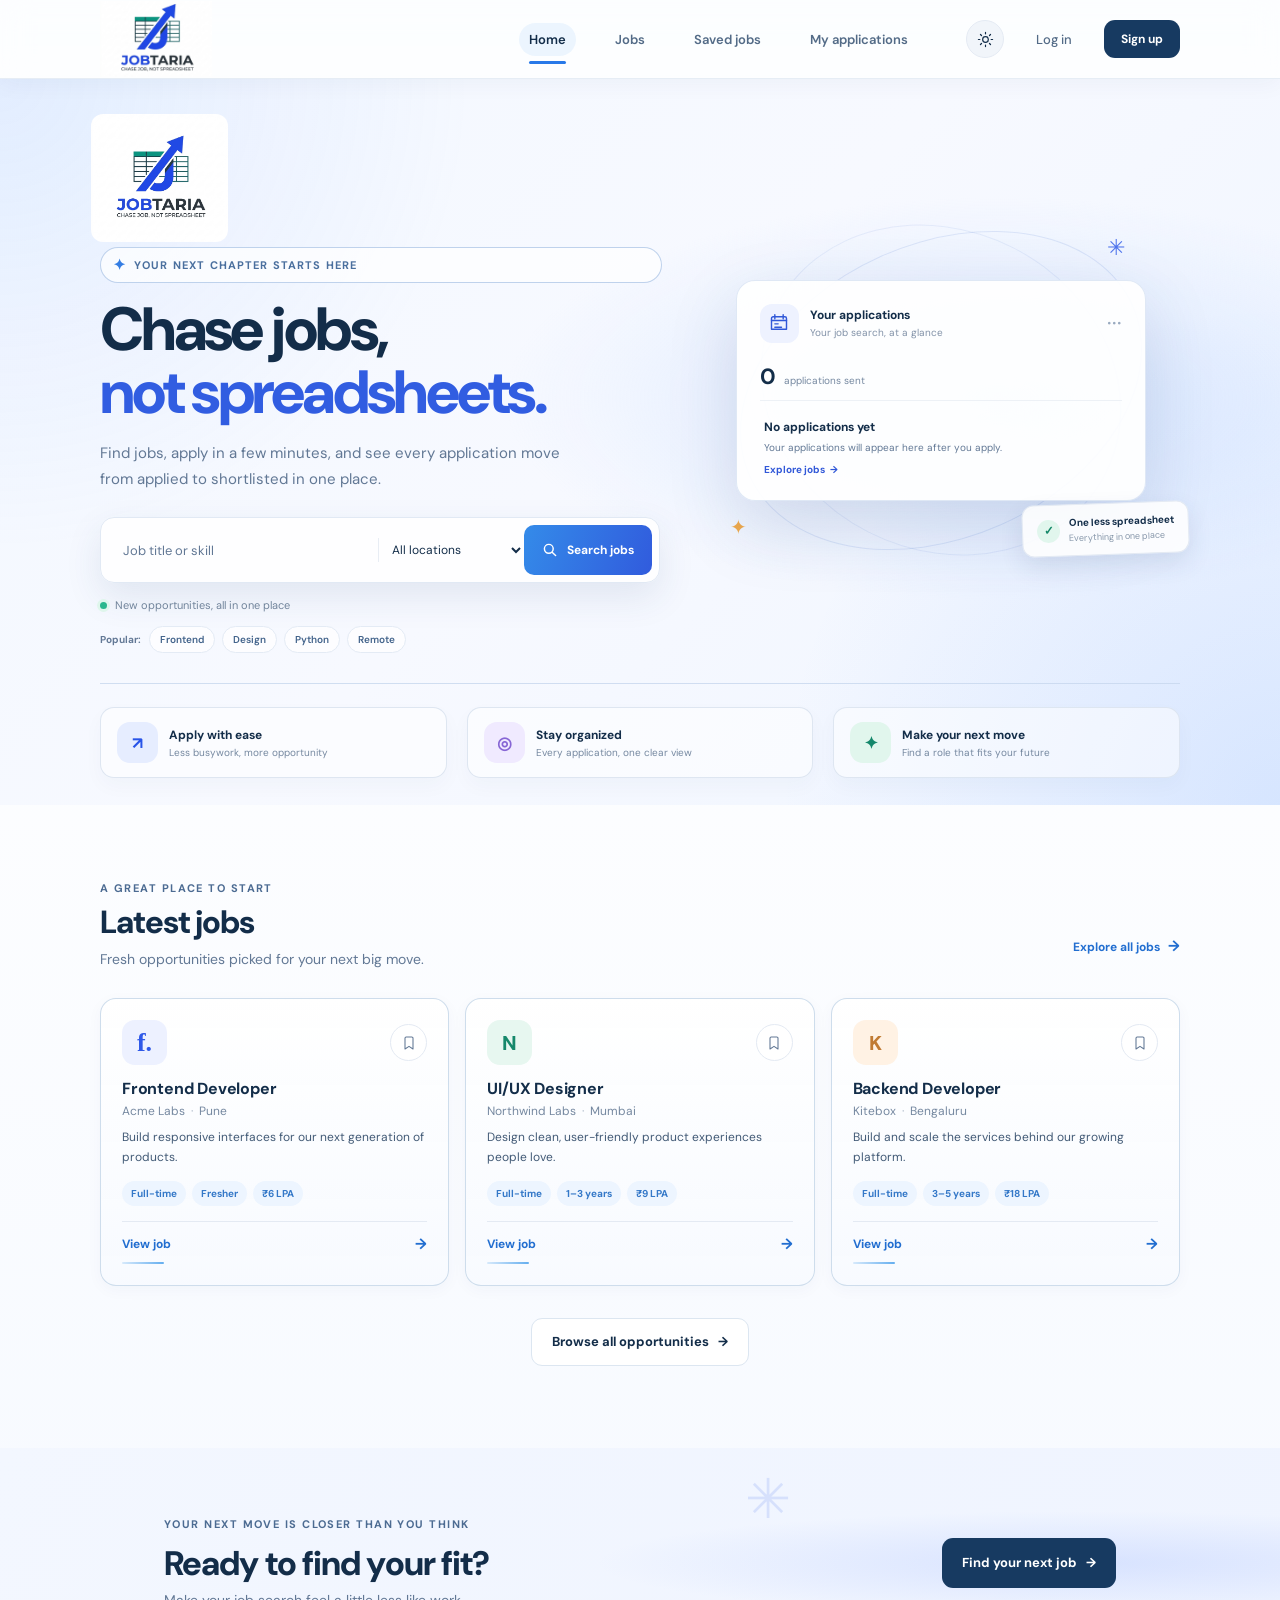
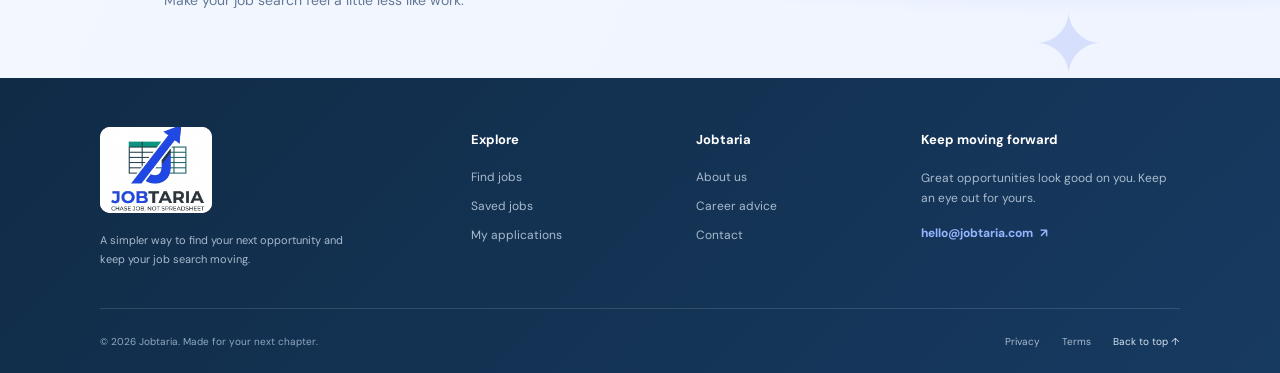
<file: index.html>
<!doctype html>
<html lang="en">
  <head>
    <meta charset="UTF-8">
    <meta name="viewport" content="width=device-width, initial-scale=1">
    <meta name="theme-color" content="#f4f8ff">
    <meta name="description" content="Find your next opportunity with Jobtaria. Search jobs, apply in minutes, and follow every application in one place.">
    <title>Jobtaria — Chase Jobs, Not Spreadsheets</title>
    <link rel="icon" type="image/png" href="/asset/icons/favicon.ico">
    <link rel="preconnect" href="https://fonts.googleapis.com">
    <link rel="preconnect" href="https://fonts.gstatic.com" crossorigin>
    <link href="https://fonts.googleapis.com/css2?family=DM+Sans:wght@400;500;600;700;800&display=swap" rel="stylesheet">
    <link rel="stylesheet" href="css/style.css">
    <script src="js/script.js" defer></script>
  </head>
  <body>
    <header class="site-header">
      <div class="container header-inner">
        <a class="brand" href="#home" aria-label="Jobtaria home">
          <img class="brand-logo" src="asset/icons/jobtaria-logo.png" alt="">
        </a>
        <nav class="main-nav" aria-label="Main navigation">
          <a class="nav-link active" href="#home">Home</a>
          <a class="nav-link" href="job.html">Jobs</a>
          <a class="nav-link" href="Saved-jobs.html">Saved jobs</a>
          <a class="nav-link" href="My%20Applcation.html">My applications</a>
        </nav>
        <div class="header-actions">
          <button class="theme-toggle" type="button" aria-label="Toggle dark mode" aria-pressed="false" title="Switch to dark mode">
            <svg class="theme-icon theme-icon-sun" viewBox="0 0 24 24" aria-hidden="true"><circle cx="12" cy="12" r="4"></circle><path d="M12 2v2m0 16v2M4.93 4.93l1.42 1.42m11.3 11.3 1.42 1.42M2 12h2m16 0h2M4.93 19.07l1.42-1.42m11.3-11.3 1.42-1.42"></path></svg>
            <svg class="theme-icon theme-icon-moon" viewBox="0 0 24 24" aria-hidden="true"><path d="M20.2 15.1A8.5 8.5 0 0 1 8.9 3.8 8.5 8.5 0 1 0 20.2 15.1Z"></path></svg>
          </button>
          <a class="login-link" href="Login.html">Log in</a>
          <a class="button button-dark button-small" href="sign%20up.html">Sign up</a>
        </div>
        <button class="menu-toggle" type="button" aria-label="Open navigation" aria-expanded="false">
          <span></span><span></span><span></span>
        </button>
      </div>
    </header>

    <main>
      <section class="hero-section" id="home">
        <div class="container">
          <div class="hero">
            <div class="hero-copy">
              <div class="hero-brand-lockup">
                <img class="hero-logo" src="asset/icons/jobtaria-logo.png" alt="Jobtaria — Chase job, not spreadsheet">
              </div>
              <p class="eyebrow"><span class="eyebrow-mark">✦</span> Your next chapter starts here</p>
              <h1>Chase jobs,<br><span>not spreadsheets.</span></h1>
              <p class="hero-description">Find jobs, apply in a few minutes, and see every application move from applied to shortlisted in one place.</p>

              <form class="search-bar" id="job-search">
                <label class="sr-only" for="job-query">Job title or skill</label>
                <input id="job-query" name="query" type="search" placeholder="Job title or skill">
                <span class="search-divider" aria-hidden="true"></span>
                <label class="sr-only" for="job-location">Location</label>
                <select id="job-location" name="location">
                  <option value="">All locations</option>
                  <option value="pune">Pune</option>
                  <option value="mumbai">Mumbai</option>
                  <option value="bengaluru">Bengaluru</option>
                  <option value="remote">Remote</option>
                </select>
                <button class="button button-blue search-button" type="submit">
                  <svg viewBox="0 0 20 20" aria-hidden="true"><circle cx="8.5" cy="8.5" r="5.5"></circle><path d="m13 13 4 4"></path></svg>
                  <span>Search jobs</span>
                </button>
              </form>
              <p class="search-hint"><span class="status-dot"></span> New opportunities, all in one place</p>
              <div class="popular-searches" aria-label="Popular job searches">
                <span>Popular:</span>
                <a href="job.html?query=Frontend">Frontend</a>
                <a href="job.html?query=Designer">Design</a>
                <a href="job.html?query=Python">Python</a>
                <a href="job.html?location=remote">Remote</a>
              </div>
            </div>

            <div class="hero-visual" id="application-tracker" aria-label="Your application tracker">
              <div class="visual-orbit orbit-one"></div>
              <div class="visual-orbit orbit-two"></div>
              <div class="tracker-card">
                <div class="tracker-heading">
                  <div class="tracker-heading-icon">
                    <svg viewBox="0 0 24 24" aria-hidden="true"><path d="M5 4.5h14a2 2 0 0 1 2 2v13H3v-13a2 2 0 0 1 2-2Z"></path><path d="M7 2v5m10-5v5M3 9h18M7 13h4m-4 4h8"></path></svg>
                  </div>
                  <div><strong>Your applications</strong><span id="tracker-summary">Your job search, at a glance</span></div>
                  <span class="tracker-menu" aria-hidden="true">···</span>
                </div>
                <div class="tracker-stat"><strong id="tracker-count">0</strong><span>applications sent</span></div>
                <div class="tracker-progress" id="tracker-progress" hidden><span></span></div>
                <div class="tracker-applications" id="tracker-applications"></div>
                <div class="tracker-empty" id="tracker-empty">
                  <strong>No applications yet</strong>
                  <span>Your applications will appear here after you apply.</span>
                  <a href="job.html">Explore jobs <span aria-hidden="true">→</span></a>
                </div>
              </div>
              <div class="floating-note"><span class="note-check">✓</span><span><strong>One less spreadsheet</strong><small>Everything in one place</small></span></div>
              <span class="visual-sparkle sparkle-one">✳</span>
              <span class="visual-sparkle sparkle-two">✦</span>
            </div>
          </div>

          <div class="benefits" aria-label="Why job seekers choose Jobtaria">
            <div><span class="benefit-icon">↗</span><span><strong>Apply with ease</strong><small>Less busywork, more opportunity</small></span></div>
            <div><span class="benefit-icon benefit-icon-lilac">◎</span><span><strong>Stay organized</strong><small>Every application, one clear view</small></span></div>
            <div><span class="benefit-icon benefit-icon-mint">✦</span><span><strong>Make your next move</strong><small>Find a role that fits your future</small></span></div>
          </div>
        </div>
      </section>

      <section class="jobs-section" id="latest-jobs">
        <div class="container">
          <div class="section-heading">
            <div>
              <p class="eyebrow">A great place to start</p>
              <h2>Latest jobs</h2>
              <p class="section-subtitle">Fresh opportunities picked for your next big move.</p>
            </div>
            <a class="text-link" href="job.html">Explore all jobs <span aria-hidden="true">→</span></a>
          </div>
          <div class="job-grid" id="job-grid">
            <article class="job-card" data-title="Frontend Developer" data-location="pune" data-tags="frontend developer react javascript full-time">
              <div class="job-card-top">
                <span class="company-logo company-fable">f.</span>
                <button class="save-button" type="button" aria-label="Save Frontend Developer job" aria-pressed="false"><svg viewBox="0 0 24 24" aria-hidden="true"><path d="M6 4.75A1.75 1.75 0 0 1 7.75 3h8.5A1.75 1.75 0 0 1 18 4.75V21l-6-4-6 4z"></path></svg></button>
              </div>
              <h3>Frontend Developer</h3>
              <p class="company-name">Acme Labs <span>·</span> Pune</p>
              <p class="job-summary">Build responsive interfaces for our next generation of products.</p>
              <div class="job-tags"><span>Full-time</span><span>Fresher</span><span>₹6 LPA</span></div>
              <a class="job-apply" href="Job-details.html?job=frontend-developer">View job <span aria-hidden="true">→</span></a>
            </article>
            <article class="job-card" data-title="UI UX Designer" data-location="mumbai" data-tags="ui ux designer design product full-time">
              <div class="job-card-top">
                <span class="company-logo company-northwind">N</span>
                <button class="save-button" type="button" aria-label="Save UI/UX Designer job" aria-pressed="false"><svg viewBox="0 0 24 24" aria-hidden="true"><path d="M6 4.75A1.75 1.75 0 0 1 7.75 3h8.5A1.75 1.75 0 0 1 18 4.75V21l-6-4-6 4z"></path></svg></button>
              </div>
              <h3>UI/UX Designer</h3>
              <p class="company-name">Northwind Labs <span>·</span> Mumbai</p>
              <p class="job-summary">Design clean, user-friendly product experiences people love.</p>
              <div class="job-tags"><span>Full-time</span><span>1–3 years</span><span>₹9 LPA</span></div>
              <a class="job-apply" href="Job-details.html?job=ui-ux-designer">View job <span aria-hidden="true">→</span></a>
            </article>
            <article class="job-card" data-title="Backend Developer" data-location="bengaluru" data-tags="backend developer node python full-time">
              <div class="job-card-top">
                <span class="company-logo company-kitebox">K</span>
                <button class="save-button" type="button" aria-label="Save Backend Developer job" aria-pressed="false"><svg viewBox="0 0 24 24" aria-hidden="true"><path d="M6 4.75A1.75 1.75 0 0 1 7.75 3h8.5A1.75 1.75 0 0 1 18 4.75V21l-6-4-6 4z"></path></svg></button>
              </div>
              <h3>Backend Developer</h3>
              <p class="company-name">Kitebox <span>·</span> Bengaluru</p>
              <p class="job-summary">Build and scale the services behind our growing platform.</p>
              <div class="job-tags"><span>Full-time</span><span>3–5 years</span><span>₹18 LPA</span></div>
              <a class="job-apply" href="Job-details.html?job=backend-developer">View job <span aria-hidden="true">→</span></a>
            </article>
          </div>
          <p class="empty-state" id="empty-state" hidden>No jobs match your search yet. Try another title or location.</p>
          <div class="jobs-bottom"><a class="button button-outline" href="job.html">Browse all opportunities <span aria-hidden="true">→</span></a></div>
        </div>
      </section>

      <section class="cta-section" id="get-started">
        <div class="container cta-inner">
          <div>
            <p class="eyebrow">Your next move is closer than you think</p>
            <h2>Ready to find your fit?</h2>
            <p>Make your job search feel a little less like work.</p>
          </div>
          <a class="button button-dark cta-button" href="#job-search">Find your next job <span aria-hidden="true">→</span></a>
          <span class="cta-decoration cta-decoration-one">✳</span>
          <span class="cta-decoration cta-decoration-two">✦</span>
        </div>
      </section>
    </main>

    <footer class="site-footer">
      <div class="container">
        <div class="footer-main">
          <div class="footer-about">
            <a class="brand footer-brand" href="#home" aria-label="Jobtaria home">
              <img class="brand-logo" src="asset/icons/jobtaria-logo.png" alt="">
            </a>
            <p>A simpler way to find your next opportunity and keep your job search moving.</p>
          </div>
          <div class="footer-column">
            <h2>Explore</h2>
            <a href="job.html">Find jobs</a>
            <a href="Saved-jobs.html">Saved jobs</a>
            <a href="My%20Applcation.html">My applications</a>
          </div>
          <div class="footer-column">
            <h2>Jobtaria</h2>
            <a href="#home">About us</a>
            <a href="#home">Career advice</a>
            <a href="mailto:hello@jobtaria.com">Contact</a>
          </div>
          <div class="footer-column footer-newsletter">
            <h2>Keep moving forward</h2>
            <p>Great opportunities look good on you. Keep an eye out for yours.</p>
            <a class="footer-email" href="mailto:hello@jobtaria.com">hello@jobtaria.com <span aria-hidden="true">↗</span></a>
          </div>
        </div>
        <div class="footer-bottom">
          <p>© 2026 Jobtaria. Made for your next chapter.</p>
          <div><a href="#home">Privacy</a><a href="#home">Terms</a><a href="#home" class="back-to-top">Back to top ↑</a></div>
        </div>
      </div>
    </footer>
  </body>
</html>
</file>
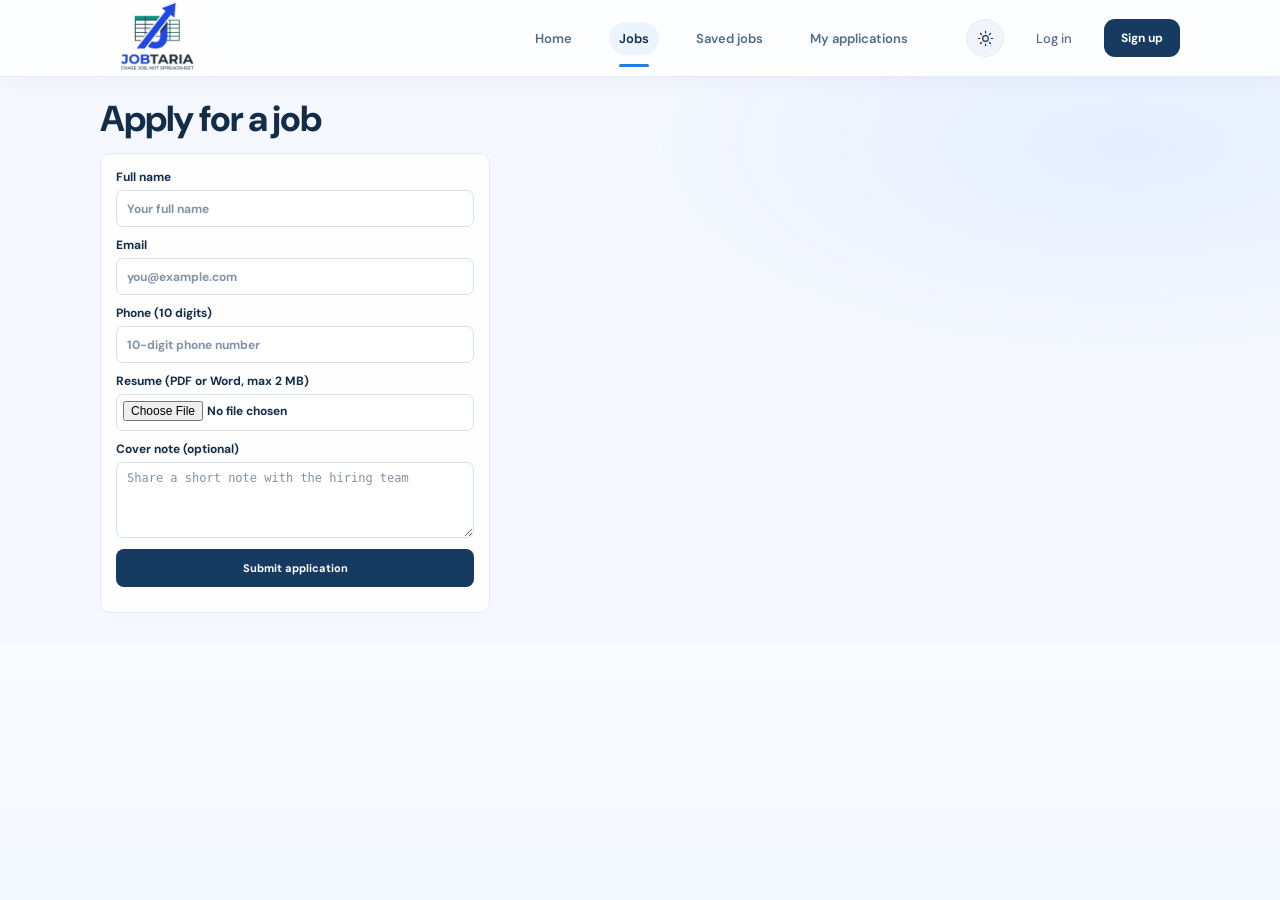
<file: Apply.html>
<!doctype html>
<html lang="en">
  <head>
    <meta charset="UTF-8">
    <meta name="viewport" content="width=device-width, initial-scale=1">
    <meta name="theme-color" content="#f4f8ff">
    <meta name="description" content="Apply for a job with Jobtaria.">
    <title>Apply for a job — Jobtaria</title>
    <link rel="icon" type="image/png" href="/asset/icons/favicon.ico">
    <link rel="preconnect" href="https://fonts.googleapis.com">
    <link rel="preconnect" href="https://fonts.gstatic.com" crossorigin>
    <link href="https://fonts.googleapis.com/css2?family=DM+Sans:wght@400;500;600;700;800&display=swap" rel="stylesheet">
    <link rel="stylesheet" href="css/style.css">
    <script src="js/script.js" defer></script>
  </head>
  <body class="apply-page">
    <header class="site-header">
      <div class="container header-inner">
        <a class="brand" href="index.html" aria-label="Jobtaria home">
          <img class="brand-logo" src="asset/icons/jobtaria-logo.png" alt="">
        </a>
        <nav class="main-nav" aria-label="Main navigation">
          <a class="nav-link" href="index.html">Home</a>
          <a class="nav-link active" href="job.html" aria-current="page">Jobs</a>
          <a class="nav-link" href="Saved-jobs.html">Saved jobs</a>
          <a class="nav-link" href="My%20Applcation.html">My applications</a>
        </nav>
        <div class="header-actions">
          <button class="theme-toggle" type="button" aria-label="Toggle dark mode" aria-pressed="false" title="Switch to dark mode">
            <svg class="theme-icon theme-icon-sun" viewBox="0 0 24 24" aria-hidden="true"><circle cx="12" cy="12" r="4"></circle><path d="M12 2v2m0 16v2M4.93 4.93l1.42 1.42m11.3 11.3 1.42 1.42M2 12h2m16 0h2M4.93 19.07l1.42-1.42m11.3-11.3 1.42-1.42"></path></svg>
            <svg class="theme-icon theme-icon-moon" viewBox="0 0 24 24" aria-hidden="true"><path d="M20.2 15.1A8.5 8.5 0 0 1 8.9 3.8 8.5 8.5 0 1 0 20.2 15.1Z"></path></svg>
          </button>
          <a class="login-link" href="Login.html">Log in</a>
          <a class="button button-dark button-small" href="sign%20up.html">Sign up</a>
        </div>
        <button class="menu-toggle" type="button" aria-label="Open navigation" aria-expanded="false">
          <span></span><span></span><span></span>
        </button>
      </div>
    </header>

    <main>
      <section class="application-section">
        <div class="container application-container">
          <h1 id="application-heading">Apply for a job</h1>
          <form class="application-form" id="application-form">
            <label for="applicant-name">Full name
              <input id="applicant-name" name="name" type="text" autocomplete="name" placeholder="Your full name" required>
            </label>
            <label for="applicant-email">Email
              <input id="applicant-email" name="email" type="email" autocomplete="email" placeholder="you@example.com" required>
            </label>
            <label for="applicant-phone">Phone (10 digits)
              <input id="applicant-phone" name="phone" type="tel" autocomplete="tel" inputmode="numeric" pattern="[0-9]{10}" maxlength="10" placeholder="10-digit phone number" required>
            </label>
            <label for="applicant-resume">Resume (PDF or Word, max 2 MB)
              <input id="applicant-resume" name="resume" type="file" accept=".pdf,.doc,.docx,application/pdf,application/msword,application/vnd.openxmlformats-officedocument.wordprocessingml.document" required>
            </label>
            <label for="applicant-cover-note">Cover note (optional)
              <textarea id="applicant-cover-note" name="coverNote" rows="3" placeholder="Share a short note with the hiring team"></textarea>
            </label>
            <button class="button button-dark" type="submit">Submit application</button>
            <p class="application-message" id="application-message" role="status" aria-live="polite"></p>
          </form>
        </div>
      </section>
    </main>
  </body>
</html>
</file>
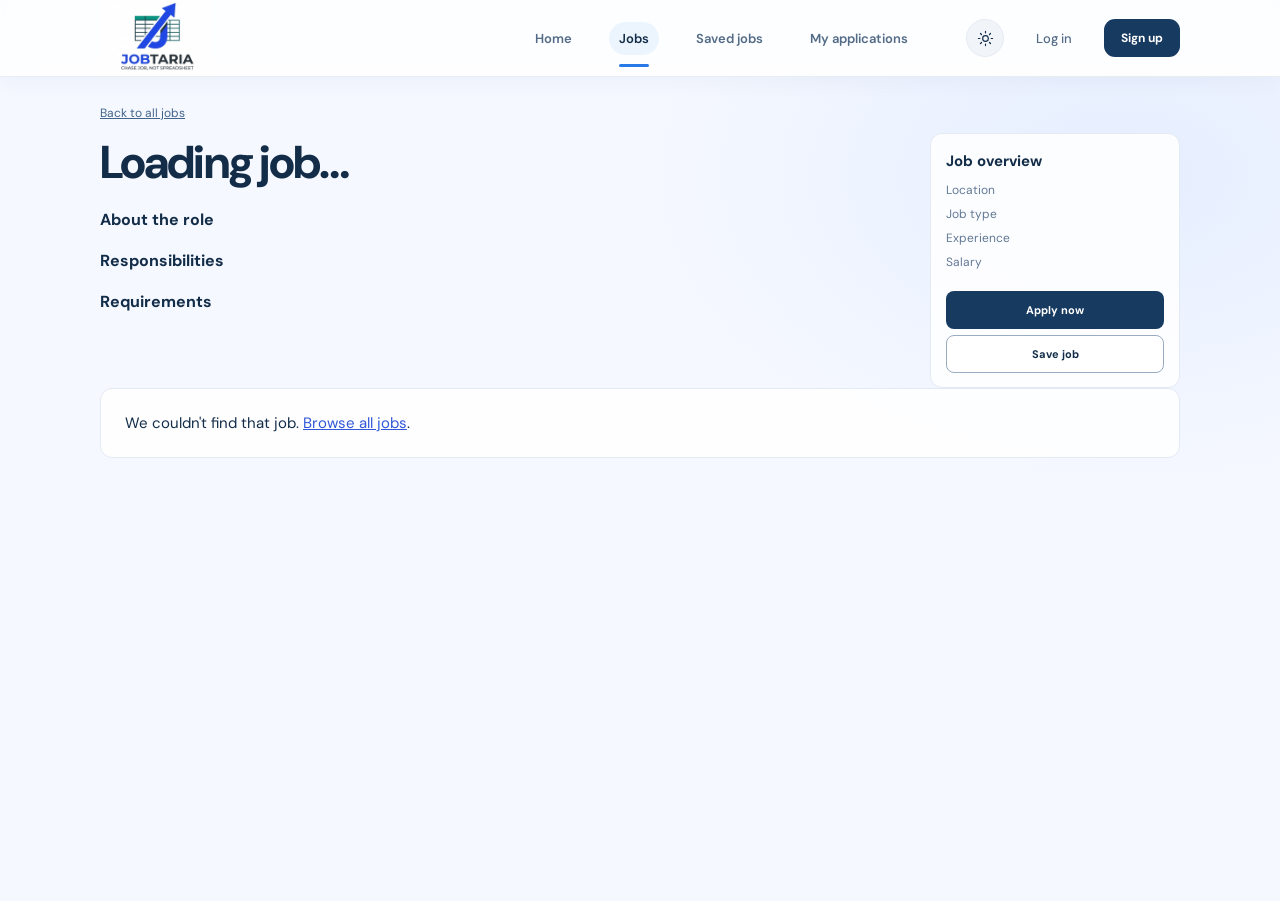
<file: Job-details.html>
<!doctype html>
<html lang="en">
  <head>
    <meta charset="UTF-8">
    <meta name="viewport" content="width=device-width, initial-scale=1">
    <meta name="theme-color" content="#f4f8ff">
    <meta name="description" content="Explore the role, requirements, and application details for this Jobtaria opportunity.">
    <title>Job details — Jobtaria</title>
    <link rel="icon" type="image/png" href="/asset/icons/favicon.ico">
    <link rel="preconnect" href="https://fonts.googleapis.com">
    <link rel="preconnect" href="https://fonts.gstatic.com" crossorigin>
    <link href="https://fonts.googleapis.com/css2?family=DM+Sans:wght@400;500;600;700;800&display=swap" rel="stylesheet">
    <link rel="stylesheet" href="css/style.css">
    <script src="js/script.js" defer></script>
  </head>
  <body class="job-details-page">
    <header class="site-header">
      <div class="container header-inner">
        <a class="brand" href="index.html" aria-label="Jobtaria home">
          <img class="brand-logo" src="asset/icons/jobtaria-logo.png" alt="">
        </a>
        <nav class="main-nav" aria-label="Main navigation">
          <a class="nav-link" href="index.html">Home</a>
          <a class="nav-link active" href="job.html" aria-current="page">Jobs</a>
          <a class="nav-link" href="Saved-jobs.html">Saved jobs</a>
          <a class="nav-link" href="My%20Applcation.html">My applications</a>
        </nav>
        <div class="header-actions">
          <button class="theme-toggle" type="button" aria-label="Toggle dark mode" aria-pressed="false" title="Switch to dark mode">
            <svg class="theme-icon theme-icon-sun" viewBox="0 0 24 24" aria-hidden="true"><circle cx="12" cy="12" r="4"></circle><path d="M12 2v2m0 16v2M4.93 4.93l1.42 1.42m11.3 11.3 1.42 1.42M2 12h2m16 0h2M4.93 19.07l1.42-1.42m11.3-11.3 1.42-1.42"></path></svg>
            <svg class="theme-icon theme-icon-moon" viewBox="0 0 24 24" aria-hidden="true"><path d="M20.2 15.1A8.5 8.5 0 0 1 8.9 3.8 8.5 8.5 0 1 0 20.2 15.1Z"></path></svg>
          </button>
          <a class="login-link" href="Login.html">Log in</a>
          <a class="button button-dark button-small" href="sign%20up.html">Sign up</a>
        </div>
        <button class="menu-toggle" type="button" aria-label="Open navigation" aria-expanded="false">
          <span></span><span></span><span></span>
        </button>
      </div>
    </header>

    <main class="job-detail-main">
      <section class="job-detail-section">
        <div class="container job-detail-container">
          <a class="job-detail-back" href="job.html">Back to all jobs</a>
          <div class="job-detail-layout" id="job-detail">
            <div class="job-detail-copy">
              <p class="job-detail-company" id="detail-company"></p>
              <h1 id="detail-title">Loading job…</h1>
              <p class="job-detail-location" id="detail-location"></p>
              <section class="job-detail-section-block">
                <h2>About the role</h2>
                <p id="detail-about"></p>
              </section>
              <section class="job-detail-section-block">
                <h2>Responsibilities</h2>
                <ul id="detail-responsibilities"></ul>
              </section>
              <section class="job-detail-section-block">
                <h2>Requirements</h2>
                <ul id="detail-requirements"></ul>
              </section>
            </div>
            <aside class="job-overview" aria-labelledby="job-overview-title">
              <h2 id="job-overview-title">Job overview</h2>
              <dl>
                <div><dt>Location</dt><dd id="overview-location"></dd></div>
                <div><dt>Job type</dt><dd id="overview-type"></dd></div>
                <div><dt>Experience</dt><dd id="overview-experience"></dd></div>
                <div><dt>Salary</dt><dd id="overview-salary"></dd></div>
              </dl>
              <a class="button button-dark job-detail-apply" id="detail-apply">Apply now</a>
              <button class="button button-outline job-detail-save" id="detail-save" type="button" aria-pressed="false">Save job</button>
            </aside>
          </div>
          <p class="job-detail-not-found" id="detail-not-found" hidden>We couldn't find that job. <a href="job.html">Browse all jobs</a>.</p>
        </div>
      </section>
    </main>
  </body>
</html>
</file>
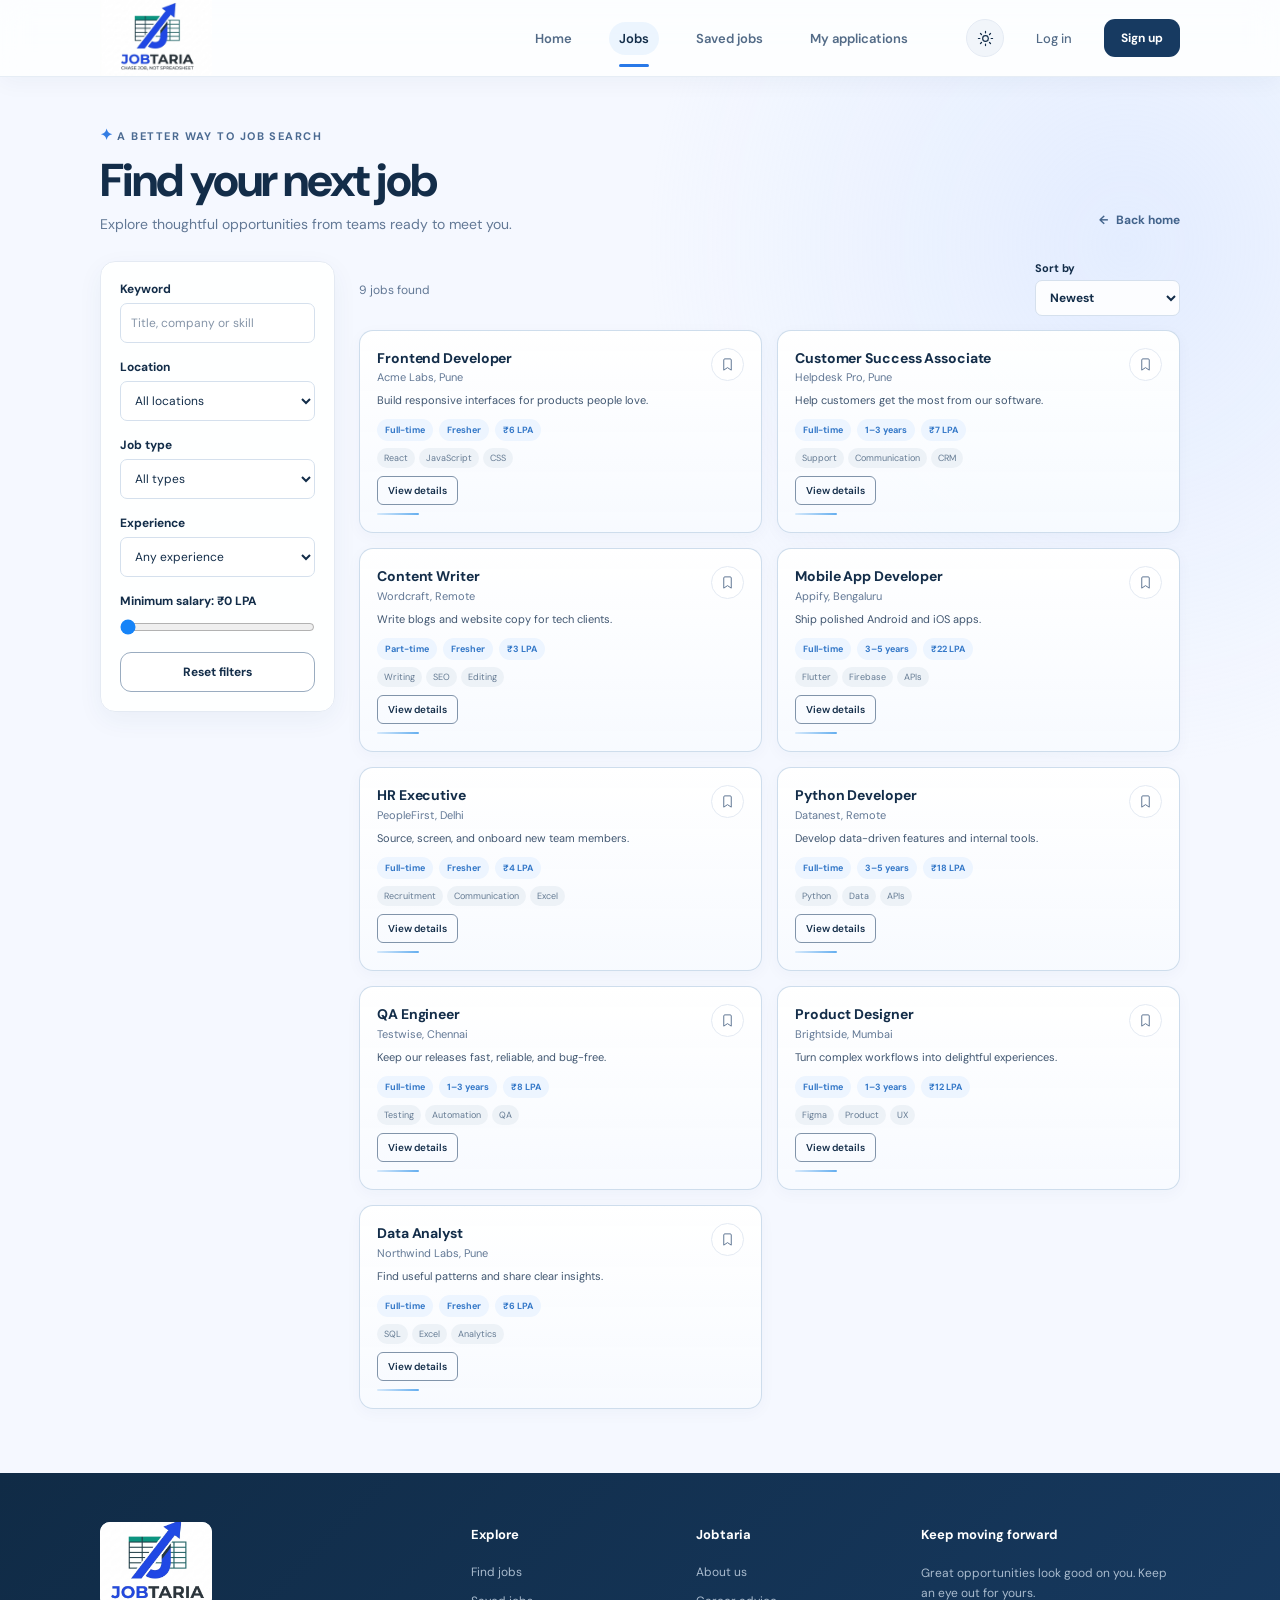
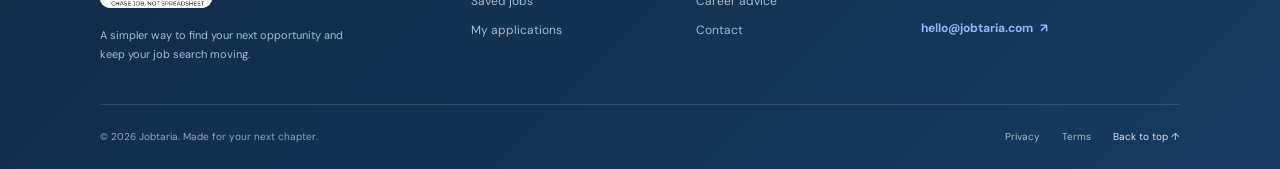
<file: job.html>
<!doctype html>
<html lang="en">
  <head>
    <meta charset="UTF-8">
    <meta name="viewport" content="width=device-width, initial-scale=1">
    <meta name="theme-color" content="#f4f8ff">
    <meta name="description" content="Browse jobs on Jobtaria and filter opportunities by location, role, and experience.">
    <title>Find your next job — Jobtaria</title>
    <link rel="icon" type="image/png" href="/asset/icons/favicon.ico">
    <link rel="preconnect" href="https://fonts.googleapis.com">
    <link rel="preconnect" href="https://fonts.gstatic.com" crossorigin>
    <link href="https://fonts.googleapis.com/css2?family=DM+Sans:wght@400;500;600;700;800&display=swap" rel="stylesheet">
    <link rel="stylesheet" href="css/style.css">
    <script src="js/script.js" defer></script>
  </head>
  <body id="top" class="job-page">
    <header class="site-header">
      <div class="container header-inner">
        <a class="brand" href="index.html" aria-label="Jobtaria home">
          <img class="brand-logo" src="asset/icons/jobtaria-logo.png" alt="">
        </a>
        <nav class="main-nav" aria-label="Main navigation">
          <a class="nav-link" href="index.html">Home</a>
          <a class="nav-link active" href="#latest-jobs" aria-current="page">Jobs</a>
          <a class="nav-link" href="Saved-jobs.html">Saved jobs</a>
          <a class="nav-link" href="My%20Applcation.html">My applications</a>
        </nav>
        <div class="header-actions">
          <button class="theme-toggle" type="button" aria-label="Toggle dark mode" aria-pressed="false" title="Switch to dark mode">
            <svg class="theme-icon theme-icon-sun" viewBox="0 0 24 24" aria-hidden="true"><circle cx="12" cy="12" r="4"></circle><path d="M12 2v2m0 16v2M4.93 4.93l1.42 1.42m11.3 11.3 1.42 1.42M2 12h2m16 0h2M4.93 19.07l1.42-1.42m11.3-11.3 1.42-1.42"></path></svg>
            <svg class="theme-icon theme-icon-moon" viewBox="0 0 24 24" aria-hidden="true"><path d="M20.2 15.1A8.5 8.5 0 0 1 8.9 3.8 8.5 8.5 0 1 0 20.2 15.1Z"></path></svg>
          </button>
          <a class="login-link" href="Login.html">Log in</a>
          <a class="button button-dark button-small" href="sign%20up.html">Sign up</a>
        </div>
        <button class="menu-toggle" type="button" aria-label="Open navigation" aria-expanded="false">
          <span></span><span></span><span></span>
        </button>
      </div>
    </header>

    <main>
      <section class="directory-section" id="latest-jobs">
        <div class="container directory-container">
          <div class="directory-heading">
            <div>
              <p class="eyebrow"><span class="eyebrow-mark">✦</span> A better way to job search</p>
              <h1>Find your next job</h1>
              <p class="directory-subtitle">Explore thoughtful opportunities from teams ready to meet you.</p>
            </div>
            <a class="directory-back-link" href="index.html"><span aria-hidden="true">←</span> Back home</a>
          </div>
          <div class="directory-layout">
            <form class="filter-panel" id="job-search">
              <div class="filter-field">
                <label for="job-query">Keyword</label>
                <input id="job-query" name="query" type="search" placeholder="Title, company or skill">
              </div>
              <div class="filter-field">
                <label for="job-location">Location</label>
                <select id="job-location" name="location">
                  <option value="">All locations</option>
                  <option value="pune">Pune</option>
                  <option value="remote">Remote</option>
                  <option value="delhi">Delhi</option>
                  <option value="chennai">Chennai</option>
                  <option value="bengaluru">Bengaluru</option>
                  <option value="mumbai">Mumbai</option>
                </select>
              </div>
              <div class="filter-field">
                <label for="job-type">Job type</label>
                <select id="job-type" name="type">
                  <option value="">All types</option>
                  <option value="full-time">Full-time</option>
                  <option value="part-time">Part-time</option>
                  <option value="contract">Contract</option>
                </select>
              </div>
              <div class="filter-field">
                <label for="job-experience">Experience</label>
                <select id="job-experience" name="experience">
                  <option value="">Any experience</option>
                  <option value="fresher">Fresher</option>
                  <option value="1-3">1–3 years</option>
                  <option value="3-5">3–5 years</option>
                  <option value="5+">5+ years</option>
                </select>
              </div>
              <div class="filter-field salary-filter">
                <label for="job-salary">Minimum salary: <span id="salary-value">₹0 LPA</span></label>
                <input id="job-salary" name="salary" type="range" min="0" max="30" step="1" value="0">
              </div>
              <button class="button button-outline reset-filters" type="reset">Reset filters</button>
            </form>

            <div class="results-column">
              <div class="results-toolbar">
                <p id="results-count" aria-live="polite">12 jobs found</p>
                <label for="job-sort">Sort by
                  <select id="job-sort" name="sort">
                    <option value="newest">Newest</option>
                    <option value="salary-high">Salary: high to low</option>
                    <option value="salary-low">Salary: low to high</option>
                  </select>
                </label>
              </div>

              <div class="listing-grid" id="job-grid">
                <article class="job-card listing-card" data-title="Frontend Developer" data-location="pune" data-tags="frontend developer react javascript full-time fresher">
                  <div class="listing-card-heading"><div><h2>Frontend Developer</h2><p class="listing-company">Acme Labs, Pune</p></div><button class="save-button" type="button" aria-label="Save Frontend Developer job" aria-pressed="false"><svg viewBox="0 0 24 24" aria-hidden="true"><path d="M6 4.75A1.75 1.75 0 0 1 7.75 3h8.5A1.75 1.75 0 0 1 18 4.75V21l-6-4-6 4z"></path></svg></button></div>
                  <p class="job-summary">Build responsive interfaces for products people love.</p>
                  <div class="job-tags"><span>Full-time</span><span>Fresher</span><span>₹6 LPA</span></div>
                  <div class="listing-skills"><span>React</span><span>JavaScript</span><span>CSS</span></div>
                  <a class="listing-details" href="Job-details.html?job=frontend-developer">View details</a>
                  <span class="listing-sorting-data" data-type="full-time" data-experience="fresher" data-salary="6" data-date="13"></span>
                </article>
                <article class="job-card listing-card" data-title="Customer Success Associate" data-location="pune" data-tags="customer success associate helpdesk pro support communication crm full-time fresher">
                  <div class="listing-card-heading"><div><h2>Customer Success Associate</h2><p class="listing-company">Helpdesk Pro, Pune</p></div><button class="save-button" type="button" aria-label="Save Customer Success Associate job" aria-pressed="false"><svg viewBox="0 0 24 24" aria-hidden="true"><path d="M6 4.75A1.75 1.75 0 0 1 7.75 3h8.5A1.75 1.75 0 0 1 18 4.75V21l-6-4-6 4z"></path></svg></button></div>
                  <p class="job-summary">Help customers get the most from our software.</p>
                  <div class="job-tags"><span>Full-time</span><span>1–3 years</span><span>₹7 LPA</span></div>
                  <div class="listing-skills"><span>Support</span><span>Communication</span><span>CRM</span></div>
                  <a class="listing-details" href="Job-details.html?job=customer-success-associate">View details</a>
                  <span class="listing-sorting-data" data-type="full-time" data-experience="1-3" data-salary="7" data-date="12"></span>
                </article>
                <article class="job-card listing-card" data-title="Content Writer" data-location="remote" data-tags="content writer writing seo editing part-time fresher">
                  <div class="listing-card-heading"><div><h2>Content Writer</h2><p class="listing-company">Wordcraft, Remote</p></div><button class="save-button" type="button" aria-label="Save Content Writer job" aria-pressed="false"><svg viewBox="0 0 24 24" aria-hidden="true"><path d="M6 4.75A1.75 1.75 0 0 1 7.75 3h8.5A1.75 1.75 0 0 1 18 4.75V21l-6-4-6 4z"></path></svg></button></div>
                  <p class="job-summary">Write blogs and website copy for tech clients.</p>
                  <div class="job-tags"><span>Part-time</span><span>Fresher</span><span>₹3 LPA</span></div>
                  <div class="listing-skills"><span>Writing</span><span>SEO</span><span>Editing</span></div>
                  <a class="listing-details" href="Job-details.html?job=content-writer">View details</a>
                  <span class="listing-sorting-data" data-type="part-time" data-experience="fresher" data-salary="3" data-date="11"></span>
                </article>
                <article class="job-card listing-card" data-title="Mobile App Developer" data-location="bengaluru" data-tags="mobile app developer flutter firebase apis full-time 3-5 years">
                  <div class="listing-card-heading"><div><h2>Mobile App Developer</h2><p class="listing-company">Appify, Bengaluru</p></div><button class="save-button" type="button" aria-label="Save Mobile App Developer job" aria-pressed="false"><svg viewBox="0 0 24 24" aria-hidden="true"><path d="M6 4.75A1.75 1.75 0 0 1 7.75 3h8.5A1.75 1.75 0 0 1 18 4.75V21l-6-4-6 4z"></path></svg></button></div>
                  <p class="job-summary">Ship polished Android and iOS apps.</p>
                  <div class="job-tags"><span>Full-time</span><span>3–5 years</span><span>₹22 LPA</span></div>
                  <div class="listing-skills"><span>Flutter</span><span>Firebase</span><span>APIs</span></div>
                  <a class="listing-details" href="Job-details.html?job=mobile-app-developer">View details</a>
                  <span class="listing-sorting-data" data-type="full-time" data-experience="3-5" data-salary="22" data-date="10"></span>
                </article>
                <article class="job-card listing-card" data-title="HR Executive" data-location="delhi" data-tags="hr executive recruitment communication excel full-time fresher">
                  <div class="listing-card-heading"><div><h2>HR Executive</h2><p class="listing-company">PeopleFirst, Delhi</p></div><button class="save-button" type="button" aria-label="Save HR Executive job" aria-pressed="false"><svg viewBox="0 0 24 24" aria-hidden="true"><path d="M6 4.75A1.75 1.75 0 0 1 7.75 3h8.5A1.75 1.75 0 0 1 18 4.75V21l-6-4-6 4z"></path></svg></button></div>
                  <p class="job-summary">Source, screen, and onboard new team members.</p>
                  <div class="job-tags"><span>Full-time</span><span>Fresher</span><span>₹4 LPA</span></div>
                  <div class="listing-skills"><span>Recruitment</span><span>Communication</span><span>Excel</span></div>
                  <a class="listing-details" href="Job-details.html?job=hr-executive">View details</a>
                  <span class="listing-sorting-data" data-type="full-time" data-experience="fresher" data-salary="4" data-date="9"></span>
                </article>
                <article class="job-card listing-card" data-title="Python Developer" data-location="remote" data-tags="python developer data analyst remote backend full-time 3-5 years">
                  <div class="listing-card-heading"><div><h2>Python Developer</h2><p class="listing-company">Datanest, Remote</p></div><button class="save-button" type="button" aria-label="Save Python Developer job" aria-pressed="false"><svg viewBox="0 0 24 24" aria-hidden="true"><path d="M6 4.75A1.75 1.75 0 0 1 7.75 3h8.5A1.75 1.75 0 0 1 18 4.75V21l-6-4-6 4z"></path></svg></button></div>
                  <p class="job-summary">Develop data-driven features and internal tools.</p>
                  <div class="job-tags"><span>Full-time</span><span>3–5 years</span><span>₹18 LPA</span></div>
                  <div class="listing-skills"><span>Python</span><span>Data</span><span>APIs</span></div>
                  <a class="listing-details" href="Job-details.html?job=python-developer">View details</a>
                  <span class="listing-sorting-data" data-type="full-time" data-experience="3-5" data-salary="18" data-date="8"></span>
                </article>
                <article class="job-card listing-card" data-title="QA Engineer" data-location="chennai" data-tags="qa engineer quality assurance testing automation full-time 1-3 years">
                  <div class="listing-card-heading"><div><h2>QA Engineer</h2><p class="listing-company">Testwise, Chennai</p></div><button class="save-button" type="button" aria-label="Save QA Engineer job" aria-pressed="false"><svg viewBox="0 0 24 24" aria-hidden="true"><path d="M6 4.75A1.75 1.75 0 0 1 7.75 3h8.5A1.75 1.75 0 0 1 18 4.75V21l-6-4-6 4z"></path></svg></button></div>
                  <p class="job-summary">Keep our releases fast, reliable, and bug-free.</p>
                  <div class="job-tags"><span>Full-time</span><span>1–3 years</span><span>₹8 LPA</span></div>
                  <div class="listing-skills"><span>Testing</span><span>Automation</span><span>QA</span></div>
                  <a class="listing-details" href="Job-details.html?job=qa-engineer">View details</a>
                  <span class="listing-sorting-data" data-type="full-time" data-experience="1-3" data-salary="8" data-date="7"></span>
                </article>
                <article class="job-card listing-card" data-title="Product Designer" data-location="mumbai" data-tags="product designer ui ux design figma full-time 1-3 years">
                  <div class="listing-card-heading"><div><h2>Product Designer</h2><p class="listing-company">Brightside, Mumbai</p></div><button class="save-button" type="button" aria-label="Save Product Designer job" aria-pressed="false"><svg viewBox="0 0 24 24" aria-hidden="true"><path d="M6 4.75A1.75 1.75 0 0 1 7.75 3h8.5A1.75 1.75 0 0 1 18 4.75V21l-6-4-6 4z"></path></svg></button></div>
                  <p class="job-summary">Turn complex workflows into delightful experiences.</p>
                  <div class="job-tags"><span>Full-time</span><span>1–3 years</span><span>₹12 LPA</span></div>
                  <div class="listing-skills"><span>Figma</span><span>Product</span><span>UX</span></div>
                  <a class="listing-details" href="Job-details.html?job=product-designer">View details</a>
                  <span class="listing-sorting-data" data-type="full-time" data-experience="1-3" data-salary="12" data-date="6"></span>
                </article>
                <article class="job-card listing-card" data-title="Data Analyst" data-location="pune" data-tags="data analyst sql excel analytics full-time fresher">
                  <div class="listing-card-heading"><div><h2>Data Analyst</h2><p class="listing-company">Northwind Labs, Pune</p></div><button class="save-button" type="button" aria-label="Save Data Analyst job" aria-pressed="false"><svg viewBox="0 0 24 24" aria-hidden="true"><path d="M6 4.75A1.75 1.75 0 0 1 7.75 3h8.5A1.75 1.75 0 0 1 18 4.75V21l-6-4-6 4z"></path></svg></button></div>
                  <p class="job-summary">Find useful patterns and share clear insights.</p>
                  <div class="job-tags"><span>Full-time</span><span>Fresher</span><span>₹6 LPA</span></div>
                  <div class="listing-skills"><span>SQL</span><span>Excel</span><span>Analytics</span></div>
                  <a class="listing-details" href="Job-details.html?job=data-analyst">View details</a>
                  <span class="listing-sorting-data" data-type="full-time" data-experience="fresher" data-salary="6" data-date="5"></span>
                </article>
              </div>
              <p class="empty-state" id="empty-state" hidden>No jobs match your search yet. Try another filter.</p>
            </div>
          </div>
        </div>
      </section>
    </main>

    <footer class="site-footer" id="application-tracker">
      <div class="container">
        <div class="footer-main">
          <div class="footer-about">
            <a class="brand footer-brand" href="index.html" aria-label="Jobtaria home">
              <img class="brand-logo" src="asset/icons/jobtaria-logo.png" alt="">
            </a>
            <p>A simpler way to find your next opportunity and keep your job search moving.</p>
          </div>
          <div class="footer-column">
            <h2>Explore</h2>
            <a href="#latest-jobs">Find jobs</a>
            <a href="Saved-jobs.html">Saved jobs</a>
            <a href="My%20Applcation.html">My applications</a>
          </div>
          <div class="footer-column">
            <h2>Jobtaria</h2>
            <a href="index.html">About us</a>
            <a href="index.html">Career advice</a>
            <a href="mailto:hello@jobtaria.com">Contact</a>
          </div>
          <div class="footer-column footer-newsletter">
            <h2>Keep moving forward</h2>
            <p>Great opportunities look good on you. Keep an eye out for yours.</p>
            <a class="footer-email" href="mailto:hello@jobtaria.com">hello@jobtaria.com <span aria-hidden="true">↗</span></a>
          </div>
        </div>
        <div class="footer-bottom">
          <p>© 2026 Jobtaria. Made for your next chapter.</p>
          <div><a href="#application-tracker">Privacy</a><a href="#application-tracker">Terms</a><a href="#top" class="back-to-top">Back to top ↑</a></div>
        </div>
      </div>
    </footer>
  </body>
</html>
</file>
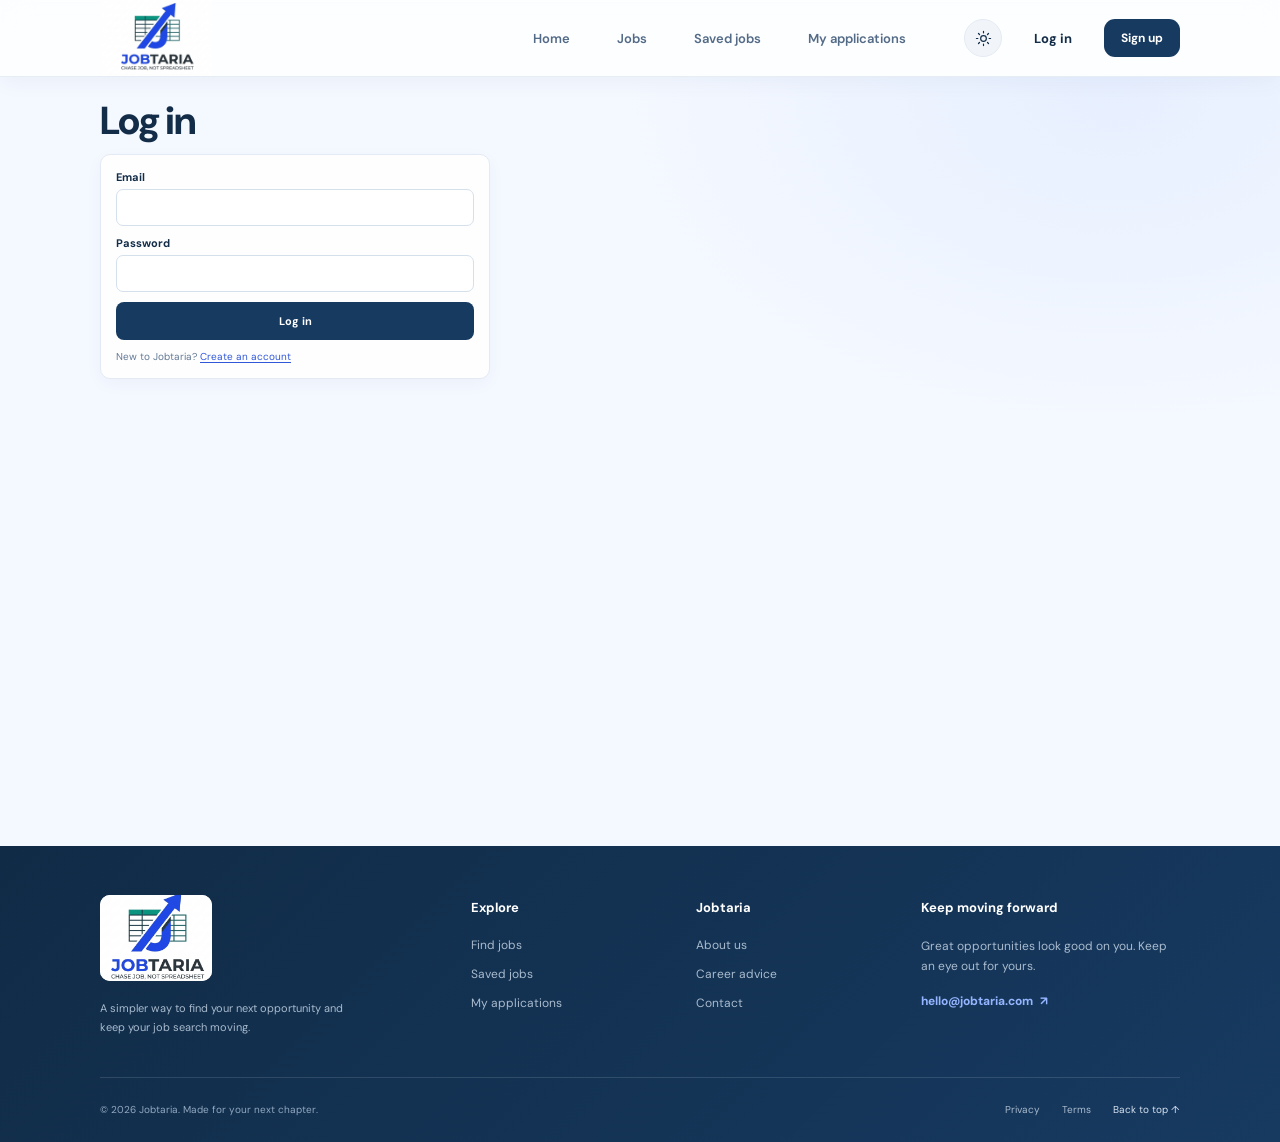
<file: Login.html>
<!doctype html>
<html lang="en">
  <head>
    <meta charset="UTF-8">
    <meta name="viewport" content="width=device-width, initial-scale=1">
    <meta name="theme-color" content="#f4f8ff">
    <meta name="description" content="Log in to your Jobtaria account.">
    <title>Log in — Jobtaria</title>
    <link rel="icon" type="image/png" href="/asset/icons/favicon.ico">
    <link rel="preconnect" href="https://fonts.googleapis.com">
    <link rel="preconnect" href="https://fonts.gstatic.com" crossorigin>
    <link href="https://fonts.googleapis.com/css2?family=DM+Sans:wght@400;500;600;700;800&display=swap" rel="stylesheet">
    <link rel="stylesheet" href="css/style.css">
    <script src="js/script.js" defer></script>
  </head>
  <body class="login-page">
    <header class="site-header">
      <div class="container header-inner">
        <a class="brand" href="index.html" aria-label="Jobtaria home">
          <img class="brand-logo" src="asset/icons/jobtaria-logo.png" alt="">
        </a>
        <nav class="main-nav" aria-label="Main navigation">
          <a class="nav-link" href="index.html">Home</a>
          <a class="nav-link" href="job.html">Jobs</a>
          <a class="nav-link" href="Saved-jobs.html">Saved jobs</a>
          <a class="nav-link" href="My%20Applcation.html">My applications</a>
        </nav>
        <div class="header-actions">
          <button class="theme-toggle" type="button" aria-label="Toggle dark mode" aria-pressed="false" title="Switch to dark mode">
            <svg class="theme-icon theme-icon-sun" viewBox="0 0 24 24" aria-hidden="true"><circle cx="12" cy="12" r="4"></circle><path d="M12 2v2m0 16v2M4.93 4.93l1.42 1.42m11.3 11.3 1.42 1.42M2 12h2m16 0h2M4.93 19.07l1.42-1.42m11.3-11.3 1.42-1.42"></path></svg>
            <svg class="theme-icon theme-icon-moon" viewBox="0 0 24 24" aria-hidden="true"><path d="M20.2 15.1A8.5 8.5 0 0 1 8.9 3.8 8.5 8.5 0 1 0 20.2 15.1Z"></path></svg>
          </button>
          <a class="login-link active" href="Login.html" aria-current="page">Log in</a>
          <a class="button button-dark button-small" href="sign%20up.html">Sign up</a>
        </div>
        <button class="menu-toggle" type="button" aria-label="Open navigation" aria-expanded="false">
          <span></span><span></span><span></span>
        </button>
      </div>
    </header>

    <main class="login-main">
      <section class="login-section">
        <div class="container login-container">
          <h1>Log in</h1>
          <form class="login-form" id="login-form">
            <label for="login-email">Email
              <input id="login-email" name="email" type="email" autocomplete="email" required>
            </label>
            <label for="login-password">Password
              <input id="login-password" name="password" type="password" autocomplete="current-password" required>
            </label>
            <button class="button button-dark" type="submit">Log in</button>
            <p class="login-message" id="login-message" role="status" aria-live="polite"></p>
            <p class="login-signup">New to Jobtaria? <a href="sign%20up.html">Create an account</a></p>
          </form>
        </div>
      </section>
    </main>
    <footer class="site-footer">
      <div class="container">
        <div class="footer-main">
          <div class="footer-about">
            <a class="brand footer-brand" href="index.html" aria-label="Jobtaria home">
              <img class="brand-logo" src="asset/icons/jobtaria-logo.png" alt="">
            </a>
            <p>A simpler way to find your next opportunity and keep your job search moving.</p>
          </div>
          <div class="footer-column">
            <h2>Explore</h2>
            <a href="job.html">Find jobs</a>
            <a href="Saved-jobs.html">Saved jobs</a>
            <a href="My%20Applcation.html">My applications</a>
          </div>
          <div class="footer-column">
            <h2>Jobtaria</h2>
            <a href="index.html">About us</a>
            <a href="index.html">Career advice</a>
            <a href="mailto:hello@jobtaria.com">Contact</a>
          </div>
          <div class="footer-column footer-newsletter">
            <h2>Keep moving forward</h2>
            <p>Great opportunities look good on you. Keep an eye out for yours.</p>
            <a class="footer-email" href="mailto:hello@jobtaria.com">hello@jobtaria.com <span aria-hidden="true">↗</span></a>
          </div>
        </div>
        <div class="footer-bottom">
          <p>© 2026 Jobtaria. Made for your next chapter.</p>
          <div><a href="index.html">Privacy</a><a href="index.html">Terms</a><a href="#" class="back-to-top">Back to top ↑</a></div>
        </div>
      </div>
    </footer>
  </body>
</html>
</file>
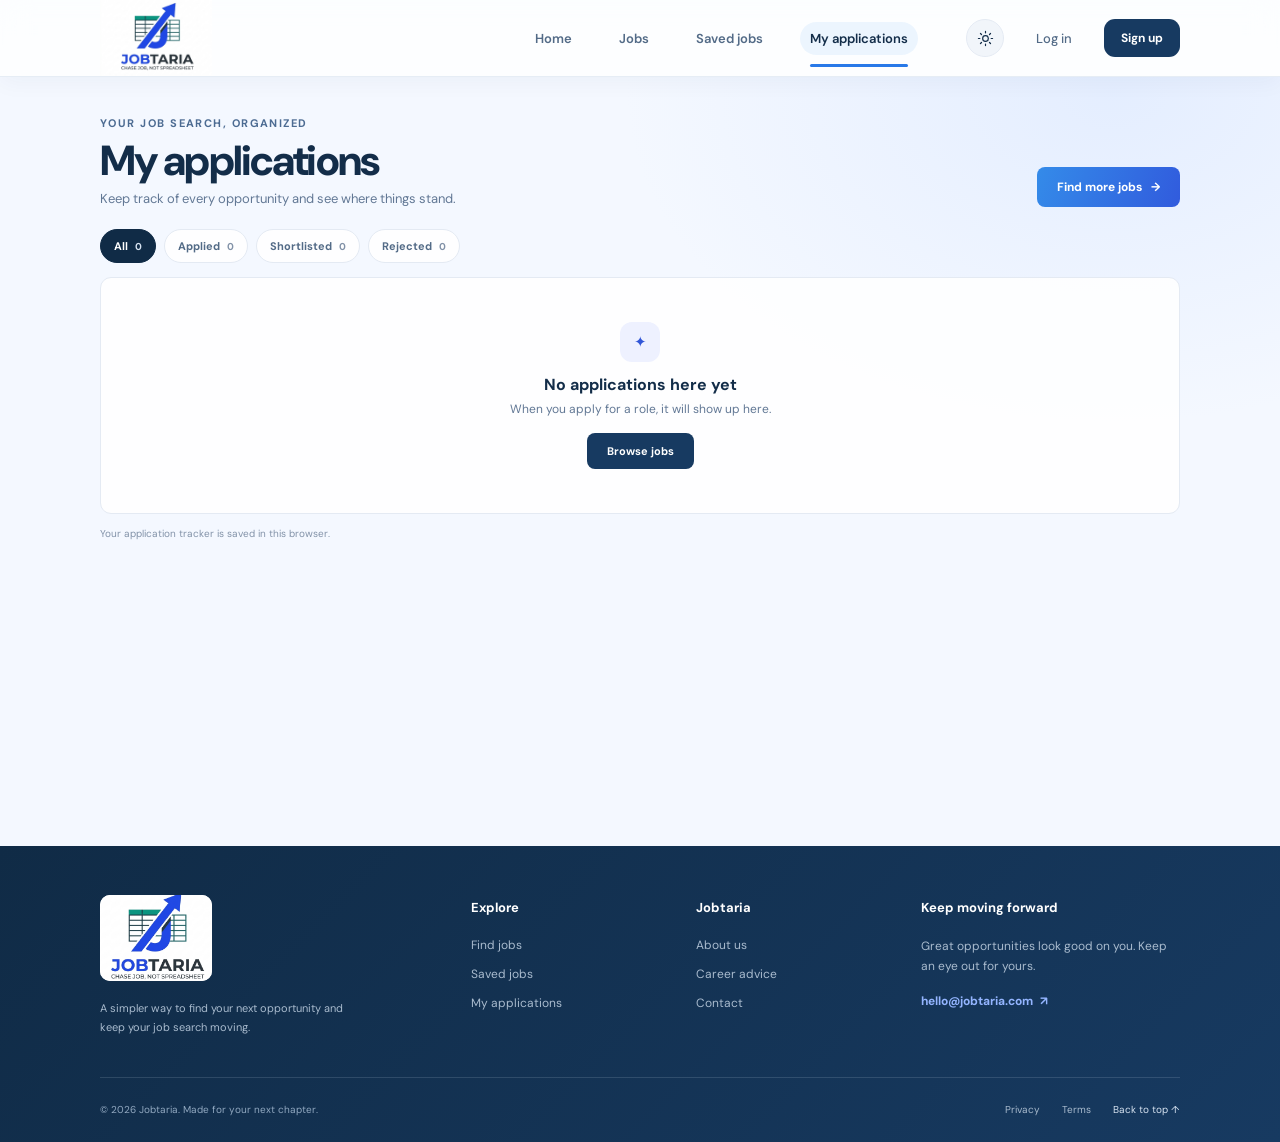
<file: My Applcation.html>
<!doctype html>
<html lang="en">
  <head>
    <meta charset="UTF-8">
    <meta name="viewport" content="width=device-width, initial-scale=1">
    <meta name="theme-color" content="#f4f8ff">
    <meta name="description" content="Track your Jobtaria applications from applied to shortlisted or rejected.">
    <title>My applications — Jobtaria</title>
    <link rel="icon" type="image/png" href="/asset/icons/favicon.ico">
    <link rel="preconnect" href="https://fonts.googleapis.com">
    <link rel="preconnect" href="https://fonts.gstatic.com" crossorigin>
    <link href="https://fonts.googleapis.com/css2?family=DM+Sans:wght@400;500;600;700;800&display=swap" rel="stylesheet">
    <link rel="stylesheet" href="css/style.css">
    <script src="js/script.js" defer></script>
  </head>
  <body class="applications-page">
    <header class="site-header">
      <div class="container header-inner">
        <a class="brand" href="index.html" aria-label="Jobtaria home">
          <img class="brand-logo" src="asset/icons/jobtaria-logo.png" alt="">
        </a>
        <nav class="main-nav" aria-label="Main navigation">
          <a class="nav-link" href="index.html">Home</a>
          <a class="nav-link" href="job.html">Jobs</a>
          <a class="nav-link" href="Saved-jobs.html">Saved jobs</a>
          <a class="nav-link active" href="My%20Applcation.html" aria-current="page">My applications</a>
        </nav>
        <div class="header-actions">
          <button class="theme-toggle" type="button" aria-label="Toggle dark mode" aria-pressed="false" title="Switch to dark mode">
            <svg class="theme-icon theme-icon-sun" viewBox="0 0 24 24" aria-hidden="true"><circle cx="12" cy="12" r="4"></circle><path d="M12 2v2m0 16v2M4.93 4.93l1.42 1.42m11.3 11.3 1.42 1.42M2 12h2m16 0h2M4.93 19.07l1.42-1.42m11.3-11.3 1.42-1.42"></path></svg>
            <svg class="theme-icon theme-icon-moon" viewBox="0 0 24 24" aria-hidden="true"><path d="M20.2 15.1A8.5 8.5 0 0 1 8.9 3.8 8.5 8.5 0 1 0 20.2 15.1Z"></path></svg>
          </button>
          <a class="login-link" href="Login.html">Log in</a>
          <a class="button button-dark button-small" href="sign%20up.html">Sign up</a>
        </div>
        <button class="menu-toggle" type="button" aria-label="Open navigation" aria-expanded="false">
          <span></span><span></span><span></span>
        </button>
      </div>
    </header>

    <main class="applications-main">
      <section class="applications-section">
        <div class="container applications-container">
          <div class="applications-heading">
            <div>
              <p class="eyebrow">Your job search, organized</p>
              <h1>My applications</h1>
              <p class="applications-intro">Keep track of every opportunity and see where things stand.</p>
            </div>
            <a class="button button-blue" href="job.html">Find more jobs <span aria-hidden="true">→</span></a>
          </div>
          <div class="application-tabs" role="group" aria-label="Filter applications by status">
            <button class="application-tab is-active" type="button" data-application-filter="all" aria-pressed="true">All <span data-count="all">0</span></button>
            <button class="application-tab" type="button" data-application-filter="Applied" aria-pressed="false">Applied <span data-count="Applied">0</span></button>
            <button class="application-tab" type="button" data-application-filter="Shortlisted" aria-pressed="false">Shortlisted <span data-count="Shortlisted">0</span></button>
            <button class="application-tab" type="button" data-application-filter="Rejected" aria-pressed="false">Rejected <span data-count="Rejected">0</span></button>
          </div>
          <div class="application-list" id="application-list" aria-live="polite"></div>
          <div class="applications-empty" id="applications-empty" hidden>
            <span class="empty-icon" aria-hidden="true">✦</span>
            <h2>No applications here yet</h2>
            <p>When you apply for a role, it will show up here.</p>
            <a class="button button-dark" href="job.html">Browse jobs</a>
          </div>
          <p class="applications-note">Your application tracker is saved in this browser.</p>
        </div>
      </section>
    </main>

    <footer class="site-footer">
      <div class="container">
        <div class="footer-main">
          <div class="footer-about">
            <a class="brand footer-brand" href="index.html" aria-label="Jobtaria home">
              <img class="brand-logo" src="asset/icons/jobtaria-logo.png" alt="">
            </a>
            <p>A simpler way to find your next opportunity and keep your job search moving.</p>
          </div>
          <div class="footer-column">
            <h2>Explore</h2>
            <a href="job.html">Find jobs</a>
            <a href="Saved-jobs.html">Saved jobs</a>
            <a href="My%20Applcation.html">My applications</a>
          </div>
          <div class="footer-column">
            <h2>Jobtaria</h2>
            <a href="index.html">About us</a>
            <a href="index.html">Career advice</a>
            <a href="mailto:hello@jobtaria.com">Contact</a>
          </div>
          <div class="footer-column footer-newsletter">
            <h2>Keep moving forward</h2>
            <p>Great opportunities look good on you. Keep an eye out for yours.</p>
            <a class="footer-email" href="mailto:hello@jobtaria.com">hello@jobtaria.com <span aria-hidden="true">↗</span></a>
          </div>
        </div>
        <div class="footer-bottom">
          <p>© 2026 Jobtaria. Made for your next chapter.</p>
          <div><a href="index.html">Privacy</a><a href="index.html">Terms</a><a href="#" class="back-to-top">Back to top ↑</a></div>
        </div>
      </div>
    </footer>
  </body>
</html>
</file>
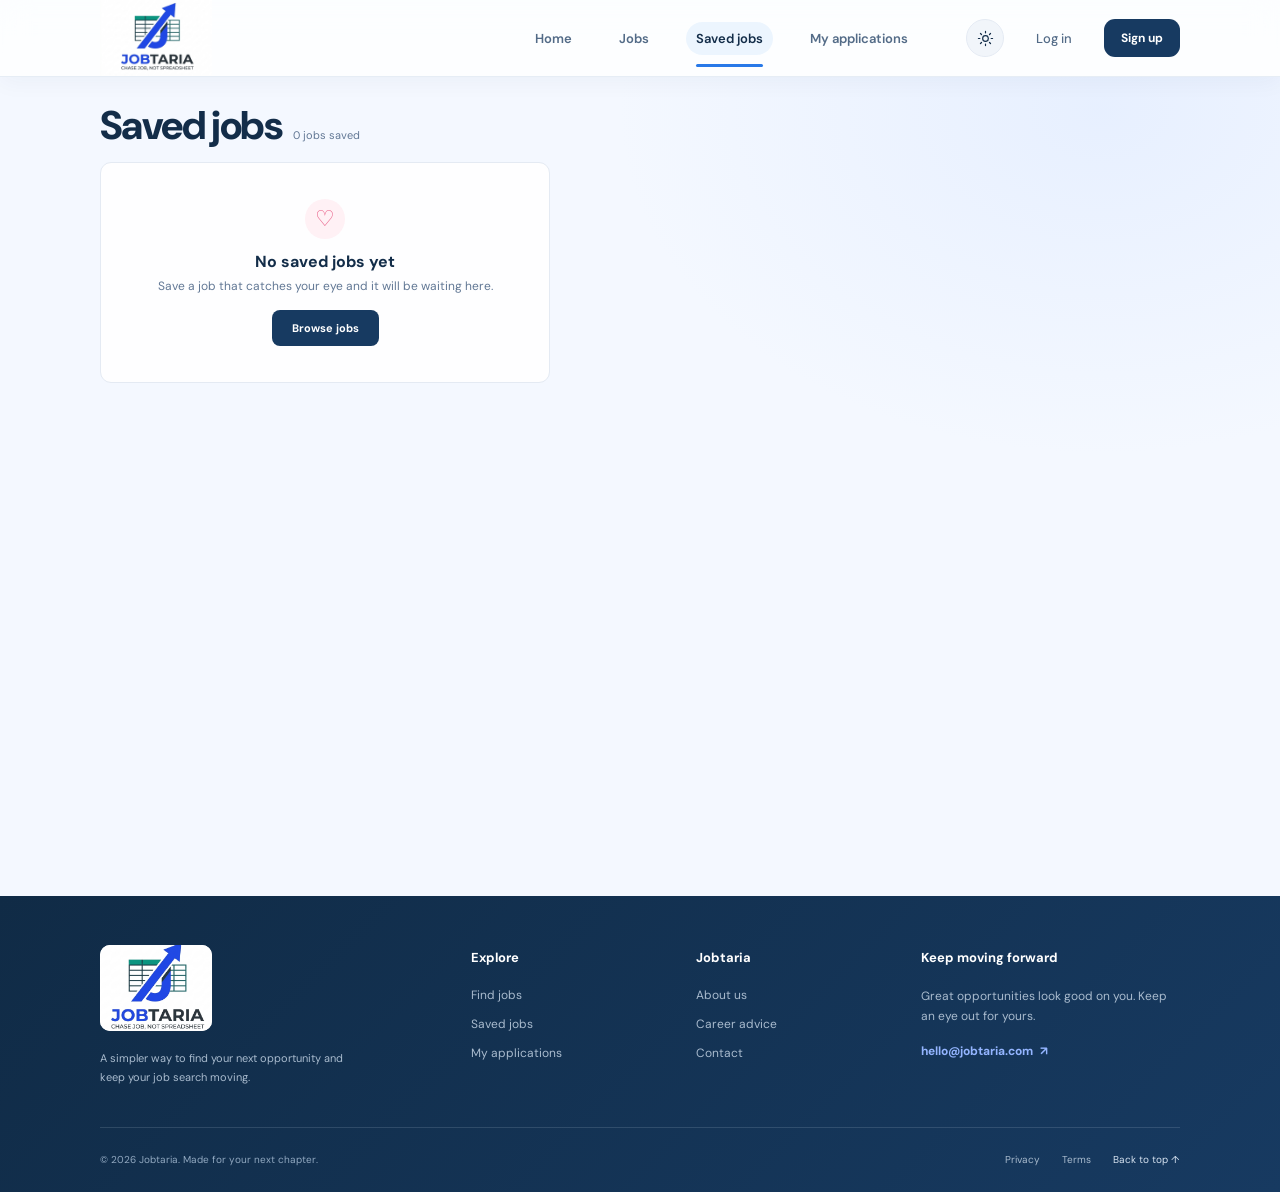
<file: Saved-jobs.html>
<!doctype html>
<html lang="en">
  <head>
    <meta charset="UTF-8">
    <meta name="viewport" content="width=device-width, initial-scale=1">
    <meta name="theme-color" content="#f4f8ff">
    <meta name="description" content="Review and manage your saved job opportunities on Jobtaria.">
    <title>Saved jobs — Jobtaria</title>
    <link rel="icon" type="image/png" href="/asset/icons/favicon.ico">
    <link rel="preconnect" href="https://fonts.googleapis.com">
    <link rel="preconnect" href="https://fonts.gstatic.com" crossorigin>
    <link href="https://fonts.googleapis.com/css2?family=DM+Sans:wght@400;500;600;700;800&display=swap" rel="stylesheet">
    <link rel="stylesheet" href="css/style.css">
    <script src="js/script.js" defer></script>
  </head>
  <body class="saved-jobs-page">
    <header class="site-header">
      <div class="container header-inner">
        <a class="brand" href="index.html" aria-label="Jobtaria home">
          <img class="brand-logo" src="asset/icons/jobtaria-logo.png" alt="">
        </a>
        <nav class="main-nav" aria-label="Main navigation">
          <a class="nav-link" href="index.html">Home</a>
          <a class="nav-link" href="job.html">Jobs</a>
          <a class="nav-link active" href="Saved-jobs.html" aria-current="page">Saved jobs</a>
          <a class="nav-link" href="My%20Applcation.html">My applications</a>
        </nav>
        <div class="header-actions">
          <button class="theme-toggle" type="button" aria-label="Toggle dark mode" aria-pressed="false" title="Switch to dark mode">
            <svg class="theme-icon theme-icon-sun" viewBox="0 0 24 24" aria-hidden="true"><circle cx="12" cy="12" r="4"></circle><path d="M12 2v2m0 16v2M4.93 4.93l1.42 1.42m11.3 11.3 1.42 1.42M2 12h2m16 0h2M4.93 19.07l1.42-1.42m11.3-11.3 1.42-1.42"></path></svg>
            <svg class="theme-icon theme-icon-moon" viewBox="0 0 24 24" aria-hidden="true"><path d="M20.2 15.1A8.5 8.5 0 0 1 8.9 3.8 8.5 8.5 0 1 0 20.2 15.1Z"></path></svg>
          </button>
          <a class="login-link" href="Login.html">Log in</a>
          <a class="button button-dark button-small" href="sign%20up.html">Sign up</a>
        </div>
        <button class="menu-toggle" type="button" aria-label="Open navigation" aria-expanded="false">
          <span></span><span></span><span></span>
        </button>
      </div>
    </header>

    <main class="saved-jobs-main">
      <section class="saved-jobs-section">
        <div class="container saved-jobs-container">
          <div class="saved-jobs-heading">
            <h1>Saved jobs</h1>
            <p id="saved-jobs-count" aria-live="polite"></p>
          </div>
          <div class="saved-jobs-grid" id="saved-jobs-grid" aria-live="polite"></div>
          <div class="saved-jobs-empty" id="saved-jobs-empty" hidden>
            <span class="empty-icon" aria-hidden="true">♡</span>
            <h2>No saved jobs yet</h2>
            <p>Save a job that catches your eye and it will be waiting here.</p>
            <a class="button button-dark" href="job.html">Browse jobs</a>
          </div>
        </div>
      </section>
    </main>
    <footer class="site-footer">
      <div class="container">
        <div class="footer-main">
          <div class="footer-about">
            <a class="brand footer-brand" href="index.html" aria-label="Jobtaria home">
              <img class="brand-logo" src="asset/icons/jobtaria-logo.png" alt="">
            </a>
            <p>A simpler way to find your next opportunity and keep your job search moving.</p>
          </div>
          <div class="footer-column">
            <h2>Explore</h2>
            <a href="job.html">Find jobs</a>
            <a href="Saved-jobs.html">Saved jobs</a>
            <a href="My%20Applcation.html">My applications</a>
          </div>
          <div class="footer-column">
            <h2>Jobtaria</h2>
            <a href="index.html">About us</a>
            <a href="index.html">Career advice</a>
            <a href="mailto:hello@jobtaria.com">Contact</a>
          </div>
          <div class="footer-column footer-newsletter">
            <h2>Keep moving forward</h2>
            <p>Great opportunities look good on you. Keep an eye out for yours.</p>
            <a class="footer-email" href="mailto:hello@jobtaria.com">hello@jobtaria.com <span aria-hidden="true">↗</span></a>
          </div>
        </div>
        <div class="footer-bottom">
          <p>© 2026 Jobtaria. Made for your next chapter.</p>
          <div><a href="index.html">Privacy</a><a href="index.html">Terms</a><a href="#" class="back-to-top">Back to top ↑</a></div>
        </div>
      </div>
    </footer>
  </body>
</html>
</file>
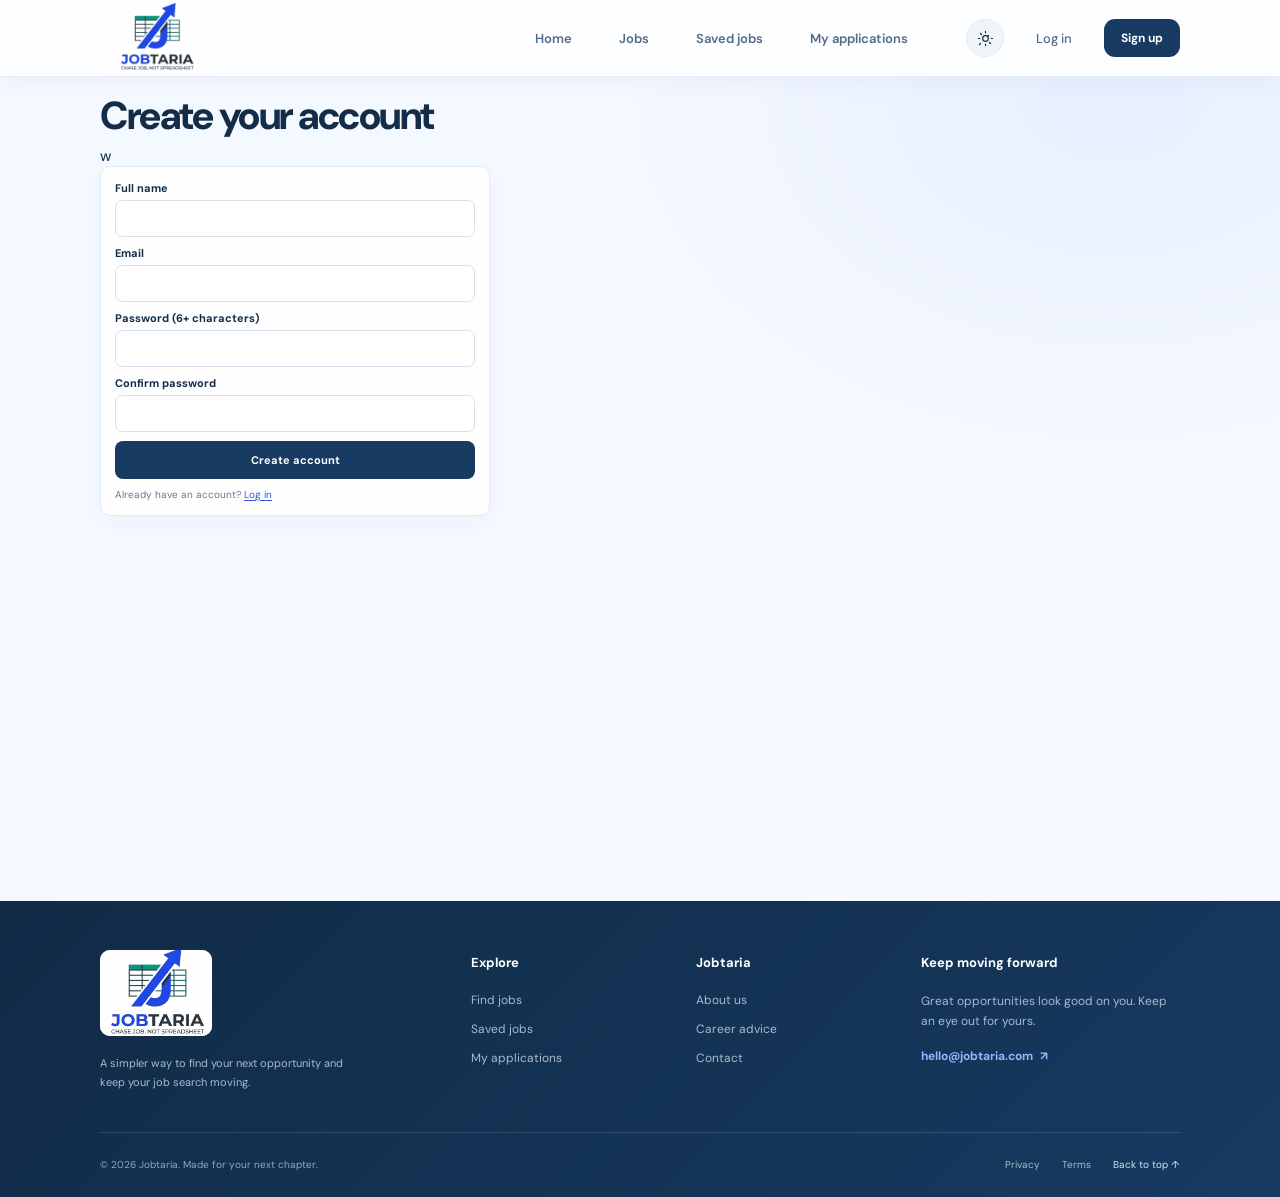
<file: sign up.html>
<!doctype html>
<html lang="en">
  <head>
    <meta charset="UTF-8">
    <meta name="viewport" content="width=device-width, initial-scale=1">
    <meta name="theme-color" content="#f4f8ff">
    <meta name="description" content="Create your Jobtaria account and keep your job search organized.">
    <title>Create your account — Jobtaria</title>
    <link rel="icon" type="image/png" href="/asset/icons/favicon.ico">
    <link rel="preconnect" href="https://fonts.googleapis.com">
    <link rel="preconnect" href="https://fonts.gstatic.com" crossorigin>
    <link href="https://fonts.googleapis.com/css2?family=DM+Sans:wght@400;500;600;700;800&display=swap" rel="stylesheet">
    <link rel="stylesheet" href="css/style.css">
    <script src="js/script.js" defer></script>
  </head>
  <body class="signup-page">
    <header class="site-header">
      <div class="container header-inner">
        <a class="brand" href="index.html" aria-label="Jobtaria home">
          <img class="brand-logo" src="asset/icons/jobtaria-logo.png" alt="">
        </a>
        <nav class="main-nav" aria-label="Main navigation">
          <a class="nav-link" href="index.html">Home</a>
          <a class="nav-link" href="job.html">Jobs</a>
          <a class="nav-link" href="Saved-jobs.html">Saved jobs</a>
          <a class="nav-link" href="My%20Applcation.html">My applications</a>
        </nav>
        <div class="header-actions">
          <button class="theme-toggle" type="button" aria-label="Toggle dark mode" aria-pressed="false" title="Switch to dark mode">
            <svg class="theme-icon theme-icon-sun" viewBox="0 0 24 24" aria-hidden="true"><circle cx="12" cy="12" r="4"></circle><path d="M12 2v2m0 16v2M4.93 4.93l1.42 1.42m11.3 11.3 1.42 1.42M2 12h2m16 0h2M4.93 19.07l-1.42 1.42m11.3-11.3 1.42-1.42"></path></svg>
            <svg class="theme-icon theme-icon-moon" viewBox="0 0 24 24" aria-hidden="true"><path d="M20.2 15.1A8.5 8.5 0 0 1 8.9 3.8 8.5 8.5 0 1 0 20.2 15.1Z"></path></svg>
          </button>
          <a class="login-link" href="Login.html">Log in</a>
          <a class="button button-dark button-small signup-header-link" href="sign%20up.html" aria-current="page">Sign up</a>
        </div>
        <button class="menu-toggle" type="button" aria-label="Open navigation" aria-expanded="false">
          <span></span><span></span><span></span>
        </button>
      </div>
    </header>

    <main class="signup-main">
      <section class="signup-section">
        <div class="container signup-container">
          <h1>Create your account</h1>w
          <form class="signup-form" id="signup-form">
            <label for="signup-name">Full name
              <input id="signup-name" name="name" type="text" autocomplete="name" required>
            </label>
            <label for="signup-email">Email
              <input id="signup-email" name="email" type="email" autocomplete="email" required>
            </label>
            <label for="signup-password">Password (6+ characters)
              <input id="signup-password" name="password" type="password" autocomplete="new-password" minlength="6" required>
            </label>
            <label for="signup-confirm-password">Confirm password
              <input id="signup-confirm-password" name="confirmPassword" type="password" autocomplete="new-password" minlength="6" required>
            </label>
            <button class="button button-dark" type="submit">Create account</button>
            <p class="signup-message" id="signup-message" role="status" aria-live="polite"></p>
            <p class="signup-login">Already have an account? <a href="Login.html">Log in</a></p>
          </form>
        </div>
      </section>
    </main>
    <footer class="site-footer">
      <div class="container">
        <div class="footer-main">
          <div class="footer-about">
            <a class="brand footer-brand" href="index.html" aria-label="Jobtaria home">
              <img class="brand-logo" src="asset/icons/jobtaria-logo.png" alt="">
            </a>
            <p>A simpler way to find your next opportunity and keep your job search moving.</p>
          </div>
          <div class="footer-column">
            <h2>Explore</h2>
            <a href="job.html">Find jobs</a>
            <a href="Saved-jobs.html">Saved jobs</a>
            <a href="My%20Applcation.html">My applications</a>
          </div>
          <div class="footer-column">
            <h2>Jobtaria</h2>
            <a href="index.html">About us</a>
            <a href="index.html">Career advice</a>
            <a href="mailto:hello@jobtaria.com">Contact</a>
          </div>
          <div class="footer-column footer-newsletter">
            <h2>Keep moving forward</h2>
            <p>Great opportunities look good on you. Keep an eye out for yours.</p>
            <a class="footer-email" href="mailto:hello@jobtaria.com">hello@jobtaria.com <span aria-hidden="true">↗</span></a>
          </div>
        </div>
        <div class="footer-bottom">
          <p>© 2026 Jobtaria. Made for your next chapter.</p>
          <div><a href="index.html">Privacy</a><a href="index.html">Terms</a><a href="#" class="back-to-top">Back to top ↑</a></div>
        </div>
      </div>
    </footer>
  </body>
</html>
</file>
<file: css/style.css>
:root {
  color-scheme: light;
  --ink: #132d49;
  --muted: #627895;
  --blue: #258de8;
  --royal: #2854e8;
  --line: #e2eaf4;
  --pale: #f3f7ff;
  --white: #fff;
  --page-bg: linear-gradient(180deg, #f4f8ff 0%, #ffffff 18%, #f4f8ff 100%);
  --surface: rgba(255, 255, 255, 0.88);
  --surface-strong: #ffffff;
  --container: 1080px;
  --shadow-soft: 0 18px 46px rgba(20, 48, 85, 0.10);
  --shadow-card: 0 12px 34px rgba(41, 75, 118, 0.08);
  --shadow-hover: 0 18px 42px rgba(35, 77, 124, 0.12);
}

[data-theme="dark"] {
  color-scheme: dark;
  --ink: #e7eef8;
  --muted: #a1b3c9;
  --blue: #55aaff;
  --royal: #8ca4ff;
  --line: #30445c;
  --pale: #142338;
  --white: #1b2b40;
  --page-bg: linear-gradient(180deg, #0d1827 0%, #101f33 18%, #0b1727 100%);
  --surface: rgba(18, 30, 45, 0.88);
  --surface-strong: #15263d;
  --shadow-soft: 0 18px 46px rgba(4, 10, 17, 0.35);
  --shadow-card: 0 12px 34px rgba(4, 10, 17, 0.32);
  --shadow-hover: 0 18px 42px rgba(6, 13, 20, 0.42);
}

* { box-sizing: border-box; }

html { scroll-behavior: smooth; }

body {
  margin: 0;
  color: var(--ink);
  background: var(--page-bg);
  font-family: "DM Sans", "Segoe UI", sans-serif;
  font-size: 15px;
  -webkit-font-smoothing: antialiased;
}

img { display: block; max-width: 100%; }

a { color: inherit; text-decoration: none; }
button, input, select { font: inherit; }
button, a, select { -webkit-tap-highlight-color: transparent; }

.container {
  width: min(var(--container), calc(100% - 48px));
  margin: 0 auto;
}

.sr-only {
  position: absolute;
  width: 1px;
  height: 1px;
  padding: 0;
  margin: -1px;
  overflow: hidden;
  clip: rect(0, 0, 0, 0);
  white-space: nowrap;
  border: 0;
}

.site-header {
  position: sticky;
  top: 0;
  z-index: 30;
  background: rgba(255, 255, 255, 0.72);
  backdrop-filter: blur(10px);
  -webkit-backdrop-filter: blur(10px);
  border-bottom: 1px solid rgba(226, 234, 244, 0.85);
}

.header-inner {
  min-height: 78px;
  display: flex;
  align-items: center;
  justify-content: space-between;
}

.brand {
  position: relative;
  display: block;
  overflow: hidden;
  flex: 0 0 130px;
  width: 130px;
  height: 78px;
}

.brand-logo {
  position: absolute;
  top: 50%;
  left: 50%;
  width: 130px;
  height: 130px;
  max-width: none;
  object-fit: contain;
  transform: translate(-50%, -50%);
}

.main-nav {
  display: flex;
  align-items: center;
  gap: 29px;
  margin-left: auto;
  margin-right: 36px;
  padding: 8px 12px;
  border-radius: 999px;
}

.nav-link, .login-link {
  color: #536b87;
  font-size: 13px;
  font-weight: 500;
  padding: 8px 10px;
  border-radius: 999px;
  transition: color .2s ease, background .2s ease, transform .2s ease;
}
.nav-link:hover, .login-link:hover { color: var(--royal); background: rgba(37, 141, 232, 0.06); }
.nav-link.active { position: relative; color: var(--ink); background: rgba(37, 141, 232, 0.08); }
.nav-link.active::after { position: absolute; right: 10px; bottom: -8px; left: 10px; height: 2px; content: ""; background: var(--blue); border-radius: 2px; }
.header-actions { display: flex; align-items: center; gap: 22px; }
.theme-toggle { width: 36px; height: 36px; display: grid; flex: 0 0 auto; place-items: center; padding: 0; color: var(--ink); background: rgba(58, 99, 162, 0.06); border: 1px solid var(--line); border-radius: 50%; cursor: pointer; transition: background .18s ease, color .18s ease, transform .18s ease, box-shadow .18s ease; }
.theme-toggle:hover { transform: translateY(-1px); background: rgba(37, 141, 232, 0.08); box-shadow: 0 8px 18px rgba(25, 74, 126, 0.10); }
.theme-icon { width: 17px; height: 17px; fill: none; stroke: currentColor; stroke-linecap: round; stroke-linejoin: round; stroke-width: 1.7; }
.theme-icon-moon, [data-theme="dark"] .theme-icon-sun { display: none; }
[data-theme="dark"] .theme-icon-moon { display: block; }
.button {
  display: inline-flex;
  min-height: 46px;
  align-items: center;
  justify-content: center;
  gap: 9px;
  padding: 0 20px;
  border: 0;
  border-radius: 12px;
  font-size: 13px;
  font-weight: 700;
  transition: transform .18s ease, box-shadow .18s ease, background .18s ease, filter .18s ease;
  cursor: pointer;
}
.button:hover { transform: translateY(-1px); box-shadow: 0 10px 24px rgba(19, 67, 122, 0.14); filter: saturate(1.04); }
.button-dark { color: #fff; background: linear-gradient(135deg, #0f2d47, #183e63); }
.button-dark:hover { background: linear-gradient(135deg, #153c5f, #1d4f77); }
.button-small { min-height: 38px; padding: 0 17px; font-size: 12px; }
.button-blue { color: #fff; background: linear-gradient(135deg, #298fe8, #1f75de); }
.button-blue:hover { background: linear-gradient(135deg, #1c88e7, #146ad5); }
.button-outline { min-height: 44px; color: var(--ink); background: #fff; border: 1px solid #dce6f1; }
.menu-toggle { display: none; }

:focus-visible {
  outline: 3px solid rgba(37, 141, 232, 0.35);
  outline-offset: 2px;
}

.hero-section { position: relative; overflow: hidden; background: linear-gradient(180deg, rgba(235, 242, 255, 0.96), rgba(244, 248, 255, 0.92)); }
.hero-section::before { position: absolute; inset: 0; content: ""; background: radial-gradient(circle at top left, rgba(123, 169, 255, 0.14), transparent 32%), radial-gradient(circle at bottom right, rgba(63, 133, 255, 0.14), transparent 34%); }
.hero { position: relative; min-height: 450px; display: grid; grid-template-columns: 1.03fr .97fr; align-items: center; gap: 52px; padding: 52px 0 25px; }
.hero-copy { position: relative; z-index: 1; }
.hero-copy .eyebrow {
  display: inline-flex;
  align-items: center;
  gap: 8px;
  padding: 7px 12px;
  background: rgba(255, 255, 255, 0.7);
  border: 1px solid rgba(176, 199, 232, 0.8);
  border-radius: 999px;
}
.hero-brand-lockup { width: fit-content; display: flex; align-items: center; margin: -15px 0 1px -11px; }
.hero-logo { display: block; width: 168px; height: 157px; object-fit: cover; border-radius: 12px; }
.eyebrow { margin: 0 0 10px; color: #4c6b92; font-size: 11px; font-weight: 700; letter-spacing: 1.45px; text-transform: uppercase; }
.hero-copy > .eyebrow { display: none; }
h1, h2, h3, p { margin-top: 0; }
h1 { margin-bottom: 10px; font-size: clamp(32px, 3.2vw, 42px); font-weight: 800; letter-spacing: -1.6px; line-height: 1.12; }
.hero-description { max-width: 485px; margin-bottom: 21px; color: var(--muted); font-size: 15px; line-height: 1.65; }
.search-bar { max-width: 530px; min-height: 55px; display: flex; align-items: center; padding: 5px; background: rgba(255, 255, 255, 0.9); border: 1px solid rgba(170, 198, 234, 0.9); border-radius: 16px; box-shadow: 0 18px 32px rgba(61, 99, 158, 0.08); transition: transform .2s ease, box-shadow .2s ease, border-color .2s ease; }
.search-bar:focus-within { transform: translateY(-1px); border-color: rgba(58, 116, 210, 0.7); box-shadow: 0 20px 36px rgba(55, 92, 166, 0.12); }
.search-bar input, .search-bar select { min-width: 0; height: 42px; color: var(--ink); background: transparent; border: 0; outline: 0; }
.search-bar input { flex: 1; padding: 0 11px; font-size: 12px; }
.search-bar input::placeholder { color: var(--muted); }
.search-bar select { width: 137px; padding: 0 9px; font-size: 12px; cursor: pointer; }
.search-divider { width: 1px; height: 24px; background: #e8edf4; }
.search-button { min-height: 43px; padding: 0 16px; font-size: 12px; white-space: nowrap; }
.search-button svg { width: 16px; height: 16px; fill: none; stroke: currentColor; stroke-width: 1.8; stroke-linecap: round; }
.search-hint { display: flex; align-items: center; gap: 8px; margin: 12px 0 0; color: #71849b; font-size: 11px; }
.status-dot { width: 7px; height: 7px; background: #2ab78d; border-radius: 50%; box-shadow: 0 0 0 3px #dff6ec; }

.hero-visual { position: relative; min-height: 340px; display: flex; align-items: center; justify-content: center; }
.visual-orbit { position: absolute; border: 1px solid rgba(57, 105, 202, .1); border-radius: 50%; }
.orbit-one { width: 400px; height: 275px; transform: rotate(-24deg); }
.orbit-two { width: 350px; height: 300px; transform: rotate(27deg); }
.tracker-card { position: relative; z-index: 1; width: min(100%, 400px); padding: 20px 20px 10px; background: rgba(255, 255, 255, 0.92); border: 1px solid rgba(193, 212, 233, 0.95); border-radius: 18px; box-shadow: var(--shadow-soft); transform: rotate(1deg); }
.tracker-heading { display: flex; align-items: center; gap: 11px; margin-bottom: 17px; }
.tracker-heading-icon { width: 39px; height: 39px; display: grid; place-items: center; color: var(--royal); background: #eef2ff; border-radius: 11px; }
.tracker-heading-icon svg { width: 20px; height: 20px; fill: none; stroke: currentColor; stroke-linecap: round; stroke-linejoin: round; stroke-width: 1.7; }
.tracker-heading > div:nth-child(2) { display: grid; gap: 3px; }
.tracker-heading strong { font-size: 12px; }
.tracker-heading span:not(.tracker-menu) { color: #8292a8; font-size: 10px; }
.tracker-menu { margin-left: auto; color: #9aabc0; font-size: 23px; line-height: 1; letter-spacing: 1px; }
.tracker-stat { display: flex; align-items: baseline; gap: 9px; margin-bottom: 9px; }
.tracker-stat > strong { font-size: 22px; letter-spacing: -.8px; }
.tracker-stat > span { color: #7588a0; font-size: 10px; }
.tracker-stat .stat-trend { margin-left: auto; color: #178d69; font-weight: 700; }
.tracker-progress { height: 5px; margin-bottom: 13px; overflow: hidden; background: #eff3f8; border-radius: 8px; }
.tracker-progress span { display: block; width: 63%; height: 100%; background: linear-gradient(90deg, #258de8, #54b4ef); border-radius: inherit; }
.tracker-progress[hidden] { display: none; }
.tracker-empty { display: grid; gap: 5px; padding: 18px 4px 12px; border-top: 1px solid #edf1f6; }
.tracker-empty strong { font-size: 12px; }
.tracker-empty > span { color: var(--muted); font-size: 10px; line-height: 1.5; }
.tracker-empty a { width: fit-content; margin-top: 3px; color: var(--royal); font-size: 10px; font-weight: 700; }
.tracker-empty a span { margin-left: 3px; }
.tracker-empty[hidden] { display: none; }
.tracker-applications:empty { display: none; }
.tracker-row { min-height: 57px; display: flex; align-items: center; gap: 10px; border-top: 1px solid #edf1f6; }
.company-avatar { width: 30px; height: 30px; display: grid; flex: 0 0 auto; place-items: center; border-radius: 9px; font-size: 12px; font-weight: 800; }
.avatar-blue { color: #3156d7; background: #eef1ff; }
.avatar-green { color: #138767; background: #e5f7ef; }
.avatar-orange { color: #bb7340; background: #fff0e5; }
.tracker-job { min-width: 0; display: grid; gap: 4px; }
.tracker-job strong { overflow: hidden; font-size: 10px; text-overflow: ellipsis; white-space: nowrap; }
.tracker-job small { color: #8797aa; font-size: 9px; }
.badge { margin-left: auto; padding: 5px 8px; border-radius: 20px; font-size: 9px; font-weight: 700; white-space: nowrap; }
.badge-applied { color: #2679c4; background: #e8f4ff; }
.badge-shortlisted { color: #16835d; background: #e5f6ed; }
.badge-interview { color: #b16a21; background: #fff2df; }
.floating-note { position: absolute; z-index: 2; right: -3px; bottom: 31px; display: flex; align-items: center; gap: 9px; padding: 11px 14px; background: var(--surface); border: 1px solid var(--line); border-radius: 12px; box-shadow: 0 10px 24px rgba(41, 68, 105, .11); transform: rotate(-2deg); }
.note-check { width: 23px; height: 23px; display: grid; place-items: center; color: #148768; background: #e1f6ed; border-radius: 50%; font-size: 12px; font-weight: 800; }
.floating-note > span:last-child { display: grid; gap: 3px; }
.floating-note strong { font-size: 10px; }
.floating-note small { color: #8797aa; font-size: 9px; }
.visual-sparkle { position: absolute; color: #4f74ed; }
.sparkle-one { top: 28px; right: 55px; font-size: 22px; }
.sparkle-two { bottom: 35px; left: 28px; color: #efa94b; font-size: 20px; }

.benefits { display: grid; grid-template-columns: repeat(3, 1fr); gap: 20px; padding: 21px 0 27px; border-top: 1px solid var(--line); }
.benefits > div { display: flex; align-items: center; gap: 11px; min-height: 68px; padding: 14px 16px; background: rgba(255, 255, 255, 0.52); border: 1px solid rgba(219, 228, 240, 0.9); border-radius: 14px; box-shadow: 0 8px 20px rgba(27, 60, 92, 0.03); }
.benefit-icon { width: 35px; height: 35px; display: grid; flex: 0 0 auto; place-items: center; color: #2854e8; background: #e6edff; border-radius: 11px; font-size: 17px; font-weight: 700; }
.benefit-icon-lilac { color: #8766d5; background: #f0eaff; }
.benefit-icon-mint { color: #14876b; background: #e1f6ed; }
.benefits > div > span:last-child { display: grid; gap: 3px; }
.benefits strong { font-size: 11px; }
.benefits small { color: #7588a0; font-size: 10px; }

.jobs-section { padding: 70px 0 74px; }
.section-heading { display: flex; align-items: flex-end; justify-content: space-between; margin-bottom: 25px; }
.section-heading .eyebrow { margin-bottom: 6px; }
.section-heading h2, .cta-inner h2 { margin-bottom: 7px; font-size: 27px; font-weight: 800; letter-spacing: -.9px; }
.section-subtitle { margin-bottom: 0; color: var(--muted); font-size: 13px; }
.text-link { margin-bottom: 4px; color: #226ed0; font-size: 12px; font-weight: 700; }
.text-link span, .job-apply span { margin-left: 5px; font-size: 15px; transition: margin .18s ease; }
.text-link:hover span, .job-apply:hover span { margin-left: 9px; }
.job-grid { display: grid; grid-template-columns: repeat(3, 1fr); gap: 16px; }
.job-card { display: flex; flex-direction: column; min-height: 265px; padding: 19px 19px 16px; background: linear-gradient(180deg, rgba(255,255,255,0.96), rgba(247,250,255,0.94)); border: 1px solid rgba(205, 220, 236, 0.96); border-radius: 16px; box-shadow: var(--shadow-card); transition: transform .2s ease, box-shadow .2s ease, border-color .2s ease, background .2s ease; }
.job-card:hover { transform: translateY(-4px); border-color: #cfe0f7; box-shadow: var(--shadow-hover); background: linear-gradient(180deg, rgba(255,255,255,1), rgba(249,252,255,1)); }
.job-card::after {
  content: "";
  display: block;
  width: 42px;
  height: 2px;
  margin-top: 8px;
  background: linear-gradient(90deg, rgba(37,141,232,0.16), rgba(37,141,232,0.7));
  border-radius: 999px;
}
.job-card-top { display: flex; align-items: center; justify-content: space-between; margin-bottom: 13px; }
.company-logo { width: 39px; height: 39px; display: grid; place-items: center; border-radius: 11px; font-size: 20px; font-weight: 800; }
.company-fable { color: #2f59e8; background: #edf1ff; font-family: Georgia, serif; font-size: 26px; }
.company-northwind { color: #16886b; background: #e7f7f0; }
.company-kitebox { color: #c17b33; background: #fff2e4; }
.save-button { width: 34px; height: 34px; display: grid; place-items: center; color: var(--muted); background: var(--surface); border: 1px solid var(--line); border-radius: 50%; cursor: pointer; transition: color .18s ease, background .18s ease, border-color .18s ease; }
.save-button:hover, .save-button[aria-pressed="true"] { color: #2854e8; background: #edf2ff; border-color: #dbe4ff; }
.save-button svg { width: 16px; height: 16px; fill: transparent; stroke: currentColor; stroke-linejoin: round; stroke-width: 1.6; }
.save-button[aria-pressed="true"] svg { fill: currentColor; }
.job-card h3 { margin-bottom: 4px; font-size: 15px; font-weight: 700; letter-spacing: -.2px; }
.company-name { margin-bottom: 9px; color: #7588a0; font-size: 11px; }
.company-name span { padding: 0 3px; color: #a4b1c1; }
.job-summary { min-height: 38px; margin-bottom: 13px; color: #425a76; font-size: 11px; line-height: 1.55; }
.job-tags { display: flex; flex-wrap: wrap; gap: 6px; margin-bottom: 15px; }
.job-tags span { padding: 5px 8px; color: #3478c8; background: #edf5ff; border-radius: 20px; font-size: 9px; font-weight: 700; }
.job-apply { display: flex; align-items: center; justify-content: space-between; margin-top: auto; padding-top: 12px; color: #226ed0; border-top: 1px solid var(--line); font-size: 11px; font-weight: 700; }
.empty-state { padding: 25px; color: var(--muted); text-align: center; border: 1px dashed var(--line); border-radius: 12px; }
.jobs-bottom { display: flex; justify-content: center; margin-top: 27px; }

.cta-section { position: relative; overflow: hidden; background: linear-gradient(135deg, rgba(244,248,255,0.96), rgba(235,242,255,0.94)); }
.cta-inner { position: relative; min-height: 205px; display: flex; align-items: center; justify-content: space-between; padding: 32px 5%; border-radius: 20px; }
.cta-inner h2 { margin-bottom: 5px; font-size: 29px; }
.cta-inner > div > p:last-child { margin-bottom: 0; color: var(--muted); font-size: 13px; }
.cta-button { position: relative; z-index: 1; }
.cta-decoration { position: absolute; color: rgba(40, 84, 232, .13); }
.cta-decoration-one { top: 15px; right: 36%; font-size: 55px; }
.cta-decoration-two { right: 7%; bottom: -22px; font-size: 85px; }

.site-footer { color: #d7e3f1; background: linear-gradient(135deg, #102b46 0%, #173a61 100%); }
.footer-main { display: grid; grid-template-columns: 1.45fr .8fr .8fr 1.15fr; gap: 45px; padding: 49px 0 39px; }
.footer-brand { width: 112px; height: 86px; background: #fff; border-radius: 10px; }
.footer-brand .brand-logo { width: 144px; height: 144px; }
.footer-about > p { max-width: 250px; margin: 12px 0 0; color: #a9bbce; font-size: 11px; line-height: 1.75; }
.footer-column { display: flex; flex-direction: column; align-items: flex-start; gap: 11px; }
.footer-column h2 { margin: 4px 0 5px; color: #fff; font-size: 12px; font-weight: 700; }
.footer-column a { color: #a9bbce; font-size: 11px; transition: color .18s ease; }
.footer-column a:hover, .footer-bottom a:hover { color: #fff; }
.footer-newsletter p { margin: 0; color: #a9bbce; font-size: 11px; line-height: 1.65; }
.footer-newsletter .footer-email { margin-top: 3px; color: #94b5ff; font-weight: 700; }
.footer-email span { margin-left: 4px; }
.footer-bottom { min-height: 58px; display: flex; align-items: center; justify-content: space-between; gap: 20px; border-top: 1px solid rgba(218, 231, 245, .14); }
.footer-bottom p { margin: 0; color: #92a9c1; font-size: 10px; }
.footer-bottom > div { display: flex; align-items: center; gap: 22px; }
.footer-bottom a { color: #a9bbce; font-size: 10px; }
.footer-bottom .back-to-top { color: #d7e3f1; }

[data-theme="dark"] .nav-link,
[data-theme="dark"] .login-link { color: #b6c6d9; }
[data-theme="dark"] .nav-link.active { color: var(--ink); }
[data-theme="dark"] .eyebrow { color: #a7bee1; }
[data-theme="dark"] .text-link,
[data-theme="dark"] .job-apply { color: #8bbaff; }
[data-theme="dark"] .search-divider { background: var(--line); }
[data-theme="dark"] .search-hint,
[data-theme="dark"] .benefits small,
[data-theme="dark"] .tracker-heading span:not(.tracker-menu),
[data-theme="dark"] .tracker-stat > span,
[data-theme="dark"] .tracker-job small,
[data-theme="dark"] .floating-note small { color: var(--muted); }
[data-theme="dark"] .tracker-heading-icon { background: #29385c; }
[data-theme="dark"] .tracker-progress { background: #2b3c52; }
[data-theme="dark"] .tracker-empty { border-color: var(--line); }
[data-theme="dark"] .floating-note strong,
[data-theme="dark"] .tracker-job strong,
[data-theme="dark"] .tracker-stat > strong { color: var(--ink); }
[data-theme="dark"] .company-name,
[data-theme="dark"] .job-summary { color: var(--muted); }
[data-theme="dark"] .company-name span { color: #91a5bd; }
[data-theme="dark"] .job-tags span { color: #a7ccff; background: #233c5a; }
[data-theme="dark"] .button-outline { color: var(--ink); background: var(--surface); border-color: var(--line); }
[data-theme="dark"] .main-nav { background: var(--surface); }
[data-theme="dark"] .nav-link { border-color: var(--line); }
[data-theme="dark"] .menu-toggle { background: var(--surface); }
[data-theme="dark"] .menu-toggle span { background: var(--ink); }
[data-theme="dark"] .footer-brand { background: #fff; }
[data-theme="dark"] .button-dark { background: #2a4260; }
[data-theme="dark"] .button-dark:hover { background: #385676; }

@media (min-width: 1400px) {
  :root { --container: 1120px; }
}

@media (max-width: 900px) {
  .main-nav { gap: 18px; margin-right: 22px; }
  .hero { gap: 25px; }
  .hero-visual { min-height: 300px; }
  .floating-note { right: -5px; }
  .footer-main { gap: 25px; }
}

@media (max-width: 720px) {
  .container { width: min(100% - 36px, 540px); }
  .header-inner { min-height: 68px; }
  .brand { flex-basis: 110px; width: 110px; height: 68px; }
  .brand-logo { width: 114px; height: 114px; }
  .menu-toggle {
    width: 42px;
    height: 42px;
    display: flex;
    flex: 0 0 auto;
    flex-direction: column;
    align-items: center;
    justify-content: center;
    gap: 4px;
    padding: 0;
    background: rgba(58, 99, 162, 0.06);
    border: 1px solid var(--line);
    border-radius: 12px;
    cursor: pointer;
    transition: background .18s ease, box-shadow .18s ease, transform .18s ease;
  }
  .menu-toggle:hover { background: rgba(37, 141, 232, 0.08); box-shadow: 0 7px 16px rgba(25, 74, 126, 0.09); }
  .menu-toggle span { width: 18px; height: 2px; background: #294663; border-radius: 2px; transition: transform .18s ease, opacity .18s ease; }
  .menu-toggle[aria-expanded="true"] span:first-child { transform: translateY(6px) rotate(45deg); }
  .menu-toggle[aria-expanded="true"] span:nth-child(2) { opacity: 0; }
  .menu-toggle[aria-expanded="true"] span:last-child { transform: translateY(-6px) rotate(-45deg); }
  .main-nav {
    position: absolute;
    top: calc(100% + 8px);
    right: max(18px, calc((100% - 540px) / 2));
    left: auto;
    width: min(340px, calc(100vw - 36px));
    display: none;
    align-items: stretch;
    gap: 4px;
    margin: 0;
    padding: 10px;
    background: var(--surface-strong);
    border: 1px solid var(--line);
    border-radius: 18px;
    box-shadow: 0 18px 42px rgba(25, 50, 84, 0.17);
  }
  .main-nav.is-open { display: flex; flex-direction: column; animation: nav-dropdown-in .18s ease-out both; }
  .nav-link { padding: 12px 14px; border: 0; border-radius: 10px; }
  .nav-link:hover, .nav-link.active { background: rgba(37, 141, 232, 0.08); }
  .nav-link + .nav-link { border-top: 1px solid rgba(226, 234, 244, 0.75); }
  .nav-link.active::after { display: none; }
  .header-actions { gap: 13px; margin-left: auto; margin-right: 13px; }
  .login-link { font-size: 12px; }
  .button-small { min-height: 34px; padding: 0 13px; }
  .hero { grid-template-columns: 1fr; gap: 5px; padding: 38px 0 18px; }
  .hero-copy { max-width: 560px; }
  .hero-logo { width: 157px; height: 148px; }
  .hero-description { max-width: 480px; }
  .hero-visual { min-height: 300px; margin-top: 7px; }
  .tracker-card { width: min(100%, 420px); }
  .floating-note { right: max(0px, calc((100% - 420px) / 2 - 12px)); }
  .benefits { grid-template-columns: 1fr; gap: 14px; padding: 21px 0 24px; }
  .benefits > div { max-width: 310px; }
  .jobs-section { padding: 54px 0 58px; }
  .job-grid { grid-template-columns: repeat(2, minmax(0, 1fr)); }
  .job-card { padding: 16px; }
  .footer-main { grid-template-columns: repeat(2, 1fr); gap: 30px 24px; }
  .cta-inner { min-height: 220px; align-items: flex-start; flex-direction: column; justify-content: center; gap: 20px; padding: 32px 4%; }
  .cta-decoration-one { top: 8px; right: 10%; }
  .cta-decoration-two { right: 8%; bottom: -35px; }
}

@keyframes nav-dropdown-in {
  from { opacity: 0; transform: translateY(-5px); }
  to { opacity: 1; transform: translateY(0); }
}

@media (max-width: 460px) {
  .container { width: calc(100% - 32px); }
  .brand { flex-basis: 88px; width: 88px; }
  .brand-logo { width: 92px; height: 92px; }
  .header-actions { gap: 8px; margin-right: 8px; }
  .theme-toggle { width: 32px; height: 32px; }
  .login-link { font-size: 11px; }
  .button-small { min-height: 32px; padding: 0 11px; font-size: 11px; }
  .hero { padding-top: 31px; }
  .hero-logo { width: 147px; height: 140px; }
  h1 { font-size: 34px; }
  .hero-description { font-size: 13px; }
  .search-bar { flex-wrap: wrap; gap: 2px; padding: 6px; }
  .search-bar input { flex: 1 1 100%; height: 39px; }
  .search-divider { display: none; }
  .search-bar select { flex: 1; width: auto; height: 41px; border-top: 1px solid #edf1f6; }
  .search-button { flex: 0 0 auto; min-height: 40px; }
  .search-hint { font-size: 10px; }
  .hero-visual { min-height: 278px; }
  .tracker-card { padding: 15px 13px 8px; }
  .tracker-row { gap: 7px; }
  .tracker-job strong { max-width: 138px; }
  .badge { padding: 5px 6px; font-size: 8px; }
  .floating-note { right: -2px; bottom: 7px; padding: 9px 10px; }
  .orbit-one { width: 320px; height: 230px; }
  .orbit-two { width: 290px; height: 250px; }
  .section-heading { align-items: flex-start; gap: 16px; }
  .section-heading h2 { font-size: 24px; }
  .section-subtitle { max-width: 230px; font-size: 11px; line-height: 1.55; }
  .text-link { margin-top: 27px; font-size: 10px; white-space: nowrap; }
  .job-grid { grid-template-columns: 1fr; gap: 12px; }
  .job-card { min-height: 245px; }
  .footer-main { grid-template-columns: 1fr 1fr; gap: 29px 16px; padding: 39px 0 30px; }
  .footer-about { grid-column: 1 / -1; }
  .footer-newsletter { grid-column: 1 / -1; }
  .footer-bottom { align-items: flex-start; flex-direction: column; justify-content: center; gap: 12px; padding: 17px 0; }
  .footer-bottom > div { gap: 18px; }
  .cta-inner h2 { font-size: 25px; }
}

@media (prefers-reduced-motion: reduce) {
  *, *::before, *::after { scroll-behavior: auto !important; transition-duration: .01ms !important; }
}

/* Job listings page */
.job-page {
  min-height: 100vh;
  display: flex;
  flex-direction: column;
}

.job-page main { flex: 1; }
.job-page .header-inner { min-height: 76px; }
.job-page .main-nav { gap: 27px; }
.job-page .nav-link.active::after { bottom: -12px; }

.directory-section {
  min-height: 510px;
  padding: 27px 0 64px;
  background: #f3f8ff;
}

.directory-container { max-width: 1080px; }
.directory-section h1 {
  margin: 0 0 27px;
  font-size: clamp(29px, 3.2vw, 40px);
  letter-spacing: -1.5px;
}

.directory-layout {
  display: grid;
  grid-template-columns: 220px minmax(0, 1fr);
  align-items: start;
  gap: 20px;
}

.filter-panel {
  display: grid;
  gap: 13px;
  padding: 16px;
  background: var(--surface);
  border: 1px solid var(--line);
  border-radius: 11px;
}

.filter-field { display: grid; gap: 6px; }
.filter-field label {
  color: var(--ink);
  font-size: 11px;
  font-weight: 700;
}

.filter-field input:not([type="range"]),
.filter-field select,
.results-toolbar select {
  width: 100%;
  height: 35px;
  padding: 0 10px;
  color: var(--ink);
  background: var(--surface);
  border: 1px solid #d5e0ed;
  border-radius: 7px;
  font-size: 11px;
}

.filter-field input::placeholder { color: #8695a8; }
.filter-field input:focus,
.filter-field select:focus,
.results-toolbar select:focus {
  outline: 2px solid rgba(37, 141, 232, .25);
  border-color: var(--blue);
}

.salary-filter { gap: 9px; }
.salary-filter input { width: 100%; margin: 1px 0 0; accent-color: #1684f8; }
.reset-filters { min-height: 34px; margin-top: 1px; border-color: #9aacc0; font-size: 11px; }

.results-column { min-width: 0; }
.results-toolbar {
  min-height: 35px;
  display: flex;
  align-items: flex-start;
  justify-content: space-between;
  gap: 15px;
  margin: 0 0 10px;
}

.results-toolbar > p {
  margin: 3px 0 0;
  color: var(--muted);
  font-size: 11px;
}

.results-toolbar label {
  width: 126px;
  display: grid;
  gap: 5px;
  color: var(--ink);
  font-size: 11px;
  font-weight: 700;
}

.results-toolbar select { height: 32px; }
.listing-grid { display: grid; grid-template-columns: repeat(2, minmax(0, 1fr)); gap: 12px; }
.listing-card {
  min-height: 166px;
  padding: 13px 14px 12px;
  border-radius: 9px;
}

.listing-card:hover { transform: translateY(-2px); }
.listing-card-heading { display: flex; align-items: flex-start; justify-content: space-between; gap: 8px; }
.listing-card-heading > div { min-width: 0; }
.listing-card h2 {
  margin: 1px 0 3px;
  font-size: 12px;
  font-weight: 700;
  letter-spacing: -.1px;
}

.listing-company { margin: 0 0 6px; color: var(--muted); font-size: 10px; }
.listing-card .save-button { width: 29px; height: 29px; flex: 0 0 auto; }
.listing-card .save-button svg { width: 13px; height: 13px; }
.listing-card .job-summary { min-height: 0; margin: 0 0 8px; color: #405670; font-size: 10px; line-height: 1.5; }
.listing-card .job-tags { gap: 5px; margin: 0 0 5px; }
.listing-card .job-tags span { padding: 4px 7px; font-size: 9px; }
.listing-skills { min-height: 17px; display: flex; flex-wrap: wrap; gap: 4px; margin-bottom: 5px; }
.listing-skills span { padding: 3px 6px; color: #657b93; background: #edf2f7; border-radius: 10px; font-size: 8px; }
.listing-details {
  width: fit-content;
  min-height: 25px;
  display: inline-flex;
  align-items: center;
  padding: 0 8px;
  color: var(--ink);
  border: 1px solid #8194aa;
  border-radius: 6px;
  font-size: 9px;
  font-weight: 600;
  transition: color .18s ease, background .18s ease;
}

.listing-details:hover { color: #fff; background: #173c60; }
.listing-sorting-data { display: none; }
.listing-card[hidden] { display: none; }
.job-page .empty-state { margin: 0; background: var(--surface); font-size: 13px; }

[data-theme="dark"] .directory-section { background: #111f31; }
[data-theme="dark"] .filter-field input:not([type="range"]),
[data-theme="dark"] .filter-field select,
[data-theme="dark"] .results-toolbar select { border-color: var(--line); }
[data-theme="dark"] .listing-card .job-summary { color: var(--muted); }
[data-theme="dark"] .listing-skills span { color: #b6c6d9; background: #26394f; }
[data-theme="dark"] .listing-details { border-color: #627891; }
[data-theme="dark"] .listing-details:hover { background: #385676; }

@media (max-width: 720px) {
  .job-page .header-inner { min-height: 68px; }
  .directory-section { padding: 30px 0 48px; }
  .directory-section h1 { margin-bottom: 21px; }
  .directory-layout { grid-template-columns: 1fr; gap: 19px; }
  .filter-panel { grid-template-columns: repeat(2, minmax(0, 1fr)); gap: 12px; }
  .salary-filter, .reset-filters { grid-column: 1 / -1; }
  .reset-filters { width: 100%; }
}

@media (max-width: 460px) {
  .directory-section { padding-top: 25px; }
  .directory-section h1 { font-size: 29px; }
  .filter-panel { gap: 11px; padding: 13px; }
  .listing-grid { grid-template-columns: 1fr; gap: 10px; }
  .listing-card { min-height: 0; padding: 13px; }
  .results-toolbar { align-items: flex-start; }
}

/* Shared visual polish */
:root {
  --blue: #2879e8;
  --royal: #3158d8;
  --line: #e4eaf3;
  --pale: #f5f8ff;
}

.site-header {
  position: sticky;
  top: 0;
  box-shadow: 0 5px 22px rgba(27, 55, 91, .045);
  backdrop-filter: blur(14px);
}

.brand {
  width: 112px;
  height: 76px;
  flex: 0 0 112px;
  overflow: hidden;
}

.brand-logo {
  width: 112px;
  height: 112px;
  max-width: none;
}

.nav-link { font-weight: 600; }
.nav-link.active::after { height: 3px; }
.theme-toggle { width: 38px; height: 38px; }
.button { border-radius: 11px; }
.button-dark { background: #173a61; }
.button-blue { background: linear-gradient(110deg, #348be9, #315bdd); }
.button-blue:hover { background: #245fcc; }

.hero-section {
  position: relative;
  background:
    radial-gradient(ellipse at 78% 44%, rgba(196, 218, 255, .55), transparent 35%),
    linear-gradient(135deg, #f3f8ff 0%, #f7f9ff 48%, #eff5ff 100%);
}

.hero {
  min-height: 480px;
  grid-template-columns: 1.08fr .92fr;
  gap: 40px;
  padding: 48px 0 30px;
}

.hero-copy > .eyebrow {
  display: flex;
  align-items: center;
  gap: 8px;
  margin-bottom: 15px;
  color: #4a6f9e;
  letter-spacing: 1.15px;
}

.hero-brand-lockup { width: fit-content; margin: -13px 0 5px -9px; }
.hero-logo { width: 137px; height: 128px; }
.eyebrow-mark {
  color: #347de3;
  font-size: 15px;
  letter-spacing: 0;
}

.hero h1 {
  margin-bottom: 15px;
  font-size: clamp(42px, 5vw, 61px);
  letter-spacing: -2.7px;
  line-height: 1.04;
}

.hero h1 span,
.directory-heading h1 span {
  color: #315de1;
}

.hero-description {
  max-width: 465px;
  margin-bottom: 25px;
  font-size: 15px;
  line-height: 1.75;
}

.search-bar {
  max-width: 560px;
  min-height: 66px;
  padding: 7px;
  border-color: #e1e9f4;
  border-radius: 14px;
  box-shadow: 0 14px 36px rgba(35, 67, 117, .1);
}

.search-bar input, .search-bar select { height: 48px; }
.search-bar input { padding-left: 15px; font-size: 13px; }
.search-bar select { width: 145px; font-size: 12px; }
.search-button { min-height: 50px; padding: 0 18px; border-radius: 10px; }
.search-hint { margin-top: 15px; }
.popular-searches { display: flex; flex-wrap: wrap; align-items: center; gap: 7px; margin-top: 14px; }
.popular-searches > span { margin-right: 1px; color: var(--muted); font-size: 10px; font-weight: 700; }
.popular-searches a { padding: 6px 10px; color: #42638b; background: rgba(255, 255, 255, .75); border: 1px solid #e4ebf5; border-radius: 20px; font-size: 10px; font-weight: 600; transition: color .18s ease, border-color .18s ease, transform .18s ease, box-shadow .18s ease; }
.popular-searches a:hover { color: #245fd1; border-color: #afc8f2; transform: translateY(-1px); box-shadow: 0 8px 16px rgba(34, 73, 120, 0.07); }

.hero-visual { min-height: 370px; }
.orbit-one { width: 420px; height: 295px; border-color: rgba(57, 105, 202, .13); }
.orbit-two { width: 370px; height: 320px; border-color: rgba(57, 105, 202, .09); }
.tracker-card {
  width: min(100%, 410px);
  padding: 23px 23px 12px;
  border-color: rgba(220, 230, 244, .9);
  border-radius: 19px;
  box-shadow: 0 25px 70px rgba(37, 69, 119, .15);
  transform: rotate(0);
}

.tracker-heading { margin-bottom: 19px; }
.tracker-heading-icon { border-radius: 12px; }
.tracker-row { min-height: 59px; }
.floating-note { right: -9px; bottom: 20px; transform: rotate(-2deg); }

.benefits {
  position: relative;
  padding: 23px 0 27px;
  border-top-color: rgba(199, 215, 238, .8);
}

.benefits > div { min-height: 48px; }
.benefit-icon { width: 41px; height: 41px; border-radius: 13px; }
.benefits strong { font-size: 12px; }
.benefits small { font-size: 10px; }

.jobs-section { padding-top: 76px; padding-bottom: 82px; }
.section-heading { margin-bottom: 30px; }
.section-heading h2 { font-size: 32px; letter-spacing: -1.1px; }
.section-subtitle { font-size: 14px; }
.text-link { padding: 10px 0 8px; }

.job-card {
  min-height: 280px;
  padding: 21px;
  border-radius: 16px;
  box-shadow: 0 4px 16px rgba(35, 67, 117, .035);
}

.job-card:hover { border-color: #cadcf5; box-shadow: 0 16px 34px rgba(40, 74, 117, .11); }
.company-logo { width: 45px; height: 45px; border-radius: 13px; }
.save-button { width: 37px; height: 37px; }
.job-card h3 { font-size: 16px; }
.company-name { font-size: 12px; }
.job-summary { font-size: 12px; line-height: 1.65; }
.job-tags span { padding: 6px 9px; font-size: 10px; }
.job-apply { font-size: 12px; }
.jobs-bottom { margin-top: 32px; }
.jobs-bottom .button { min-height: 48px; }

.cta-section {
  background:
    radial-gradient(ellipse at 85% 50%, rgba(130, 163, 255, .22), transparent 32%),
    linear-gradient(115deg, #f3f7ff, #eff4ff);
}

.cta-inner { min-height: 230px; }
.cta-inner h2 { font-size: 34px; }
.cta-inner > div > p:last-child { font-size: 14px; }
.cta-button { min-height: 50px; border-radius: 11px; }
[data-theme="dark"] .cta-section {
  background:
    radial-gradient(ellipse at 85% 50%, rgba(86, 116, 194, .2), transparent 34%),
    linear-gradient(115deg, #142338, #101e31);
}
[data-theme="dark"] .cta-decoration { color: rgba(142, 172, 255, .16); }
[data-theme="dark"] .cta-inner .eyebrow { color: #a7bee1; }
[data-theme="dark"] .cta-inner h2 { color: var(--ink); }
[data-theme="dark"] .cta-inner > div > p:last-child { color: var(--muted); }

.footer-brand { width: 112px; height: 86px; flex-basis: 112px; background: #fff; border-radius: 10px; }
.footer-brand .brand-logo { width: 144px; height: 144px; }
.footer-about > p { margin-top: 18px; }
.footer-column { gap: 13px; }
.footer-column h2 { margin-bottom: 8px; font-size: 13px; }
.footer-column a, .footer-newsletter p { font-size: 12px; }
.footer-bottom { min-height: 65px; }

.directory-section {
  min-height: calc(100vh - 76px);
  padding-top: 48px;
  background:
    radial-gradient(ellipse at 88% 12%, rgba(201, 220, 255, .4), transparent 30%),
    #f5f8ff;
}

.directory-heading {
  display: flex;
  align-items: flex-end;
  justify-content: space-between;
  gap: 20px;
  margin-bottom: 28px;
}

.directory-heading .eyebrow { margin-bottom: 10px; }
.directory-heading h1 { margin-bottom: 8px; font-size: clamp(34px, 4vw, 46px); letter-spacing: -1.9px; }
.directory-subtitle { margin: 0; color: var(--muted); font-size: 14px; }
.directory-back-link { margin-bottom: 5px; color: #42638b; font-size: 12px; font-weight: 700; }
.directory-back-link span { margin-right: 5px; }
.directory-layout { grid-template-columns: 235px minmax(0, 1fr); gap: 24px; }
.filter-panel { position: sticky; top: 98px; gap: 16px; padding: 19px; border-radius: 15px; box-shadow: 0 8px 26px rgba(36, 67, 112, .055); }
.filter-field label { font-size: 12px; }
.filter-field input:not([type="range"]), .filter-field select, .results-toolbar select { height: 40px; font-size: 12px; }
.reset-filters { min-height: 40px; font-size: 12px; }
.results-toolbar { min-height: 43px; align-items: center; margin-bottom: 14px; }
.results-toolbar > p { font-size: 12px; }
.results-toolbar label { width: 145px; font-size: 11px; }
.results-toolbar select { height: 36px; }
.listing-grid { gap: 15px; }
.listing-card {
  min-height: 194px;
  padding: 17px;
  border-radius: 14px;
  box-shadow: 0 4px 16px rgba(35, 67, 117, .035);
}

.listing-card:hover { transform: translateY(-3px); border-color: #cbdcf5; box-shadow: 0 14px 30px rgba(40, 74, 117, .1); }
.listing-card h2 { font-size: 14px; line-height: 1.35; }
.listing-company { margin-bottom: 8px; font-size: 11px; }
.listing-card .save-button { width: 33px; height: 33px; }
.listing-card .save-button svg { width: 15px; height: 15px; }
.listing-card .job-summary { margin-bottom: 10px; font-size: 11px; line-height: 1.55; }
.listing-card .job-tags { gap: 6px; margin-bottom: 7px; }
.listing-card .job-tags span { padding: 5px 8px; font-size: 9px; }
.listing-skills { margin-bottom: 8px; }
.listing-skills span { padding: 4px 7px; font-size: 9px; }
.listing-details { min-height: 29px; padding: 0 10px; font-size: 10px; }

[data-theme="dark"] .hero-section {
  background:
    radial-gradient(ellipse at 78% 44%, rgba(63, 91, 150, .22), transparent 35%),
    linear-gradient(135deg, #142338, #101e31);
}

[data-theme="dark"] .hero h1 span,
[data-theme="dark"] .directory-heading h1 span { color: #8eacff; }
[data-theme="dark"] .popular-searches a { color: #c1d0e3; background: #1b2b40; border-color: #30445c; }
[data-theme="dark"] .directory-section {
  background:
    radial-gradient(ellipse at 88% 12%, rgba(63, 91, 150, .2), transparent 30%),
    #111f31;
}
[data-theme="dark"] .directory-back-link { color: #b6c6d9; }

@media (max-width: 900px) {
  .hero { gap: 24px; }
  .hero h1 { font-size: clamp(42px, 5.2vw, 54px); }
  .directory-layout { grid-template-columns: 215px minmax(0, 1fr); gap: 17px; }
  .listing-grid { gap: 11px; }
  .listing-card { padding: 14px; }
}

@media (max-width: 720px) {
  .brand { width: 100px; height: 68px; flex-basis: 100px; }
  .brand-logo { width: 108px; height: 108px; }
  .hero { min-height: 0; padding: 48px 0 23px; }
  .hero-copy > .eyebrow { display: flex; }
  .hero-brand-lockup { margin-top: -6px; }
  .hero-logo { width: 125px; height: 117px; }
  .hero h1 { font-size: clamp(42px, 9vw, 55px); }
  .hero-visual { min-height: 310px; }
  .floating-note { right: max(0px, calc((100% - 420px) / 2 - 8px)); }
  .benefits { padding-top: 19px; }
  .jobs-section { padding-top: 58px; padding-bottom: 60px; }
  .directory-section { min-height: 0; padding: 36px 0 52px; }
  .directory-heading { align-items: flex-start; margin-bottom: 22px; }
  .directory-heading h1 { font-size: 37px; }
  .directory-layout { grid-template-columns: 1fr; gap: 18px; }
  .filter-panel { position: static; grid-template-columns: repeat(2, minmax(0, 1fr)); gap: 13px; padding: 16px; }
  .salary-filter, .reset-filters { grid-column: 1 / -1; }
  .reset-filters { width: 100%; }
}

@media (max-width: 460px) {
  .header-actions { gap: 8px; }
  .hero { padding-top: 37px; }
  .hero-logo { width: 112px; height: 106px; }
  .hero h1 { font-size: 41px; letter-spacing: -1.8px; }
  .hero-description { font-size: 14px; }
  .search-bar { gap: 2px; }
  .search-bar input { flex-basis: 100%; height: 42px; }
  .search-bar select { height: 43px; }
  .search-button { min-height: 42px; padding: 0 12px; font-size: 11px; }
  .popular-searches { gap: 6px; }
  .popular-searches a { padding: 6px 8px; }
  .hero-visual { min-height: 285px; }
  .tracker-card { padding: 16px 13px 8px; }
  .floating-note { right: -1px; bottom: 4px; }
  .section-heading h2 { font-size: 27px; }
  .job-card { min-height: 260px; }
  .cta-inner h2 { font-size: 28px; }
  .directory-heading { display: block; }
  .directory-heading h1 { font-size: 33px; }
  .directory-subtitle { max-width: 290px; font-size: 13px; line-height: 1.6; }
  .directory-back-link { display: inline-block; margin-top: 13px; }
  .filter-panel { gap: 11px; padding: 13px; }
  .listing-grid { grid-template-columns: 1fr; gap: 11px; }
  .listing-card { min-height: 0; padding: 15px; }
  .results-toolbar { align-items: flex-start; }
}

/* Job details page */
.job-details-page { min-height: 100vh; display: flex; flex-direction: column; }
.job-detail-main { flex: 1; }
.job-details-page .header-inner { min-height: 76px; }
.job-details-page .main-nav { gap: 27px; }
.job-details-page .nav-link.active::after { bottom: -12px; }
.job-detail-section {
  min-height: calc(100vh - 76px);
  padding: 25px 0 64px;
  background:
    radial-gradient(ellipse at 88% 12%, rgba(201, 220, 255, .36), transparent 30%),
    #f5f8ff;
}
.job-detail-container { max-width: 1080px; }
.job-detail-back { display: inline-block; margin-bottom: 12px; color: #42638b; font-size: 12px; text-decoration: underline; }
.job-detail-layout { display: grid; grid-template-columns: minmax(0, 1fr) 250px; align-items: start; gap: 40px; }
.job-detail-copy h1 { margin: 0 0 4px; font-size: clamp(34px, 4vw, 46px); letter-spacing: -1.9px; }
.job-detail-company, .job-detail-location { margin: 0 0 4px; color: var(--muted); font-size: 13px; }
.job-detail-company { font-weight: 700; }
.job-detail-section-block { margin-top: 20px; }
.job-detail-section-block h2 { margin: 0 0 5px; font-size: 16px; }
.job-detail-section-block p, .job-detail-section-block li { color: #405670; font-size: 13px; line-height: 1.65; }
.job-detail-section-block p { margin: 0; }
.job-detail-section-block ul { margin: 0; padding-left: 17px; }
.job-overview { padding: 17px 15px 14px; background: var(--surface); border: 1px solid var(--line); border-radius: 12px; }
.job-overview h2 { margin: 0 0 11px; font-size: 15px; }
.job-overview dl { display: grid; gap: 8px; margin: 0 0 15px; }
.job-overview dl > div { display: flex; justify-content: space-between; gap: 10px; font-size: 12px; }
.job-overview dt { color: var(--muted); }
.job-overview dd { margin: 0; font-weight: 700; text-align: right; }
.job-detail-apply, .job-detail-save { width: 100%; min-height: 38px; margin-top: 6px; border-radius: 8px; font-size: 11px; }
.job-detail-save { border-color: #9aacc0; }
.job-detail-not-found { padding: 24px; background: var(--surface); border: 1px solid var(--line); border-radius: 12px; }
.job-detail-not-found a { color: var(--royal); text-decoration: underline; }
[data-theme="dark"] .job-detail-section { background: radial-gradient(ellipse at 88% 12%, rgba(63, 91, 150, .2), transparent 30%), #111f31; }
[data-theme="dark"] .job-detail-section-block p,
[data-theme="dark"] .job-detail-section-block li { color: var(--muted); }
[data-theme="dark"] .job-detail-back { color: #b6c6d9; }

@media (max-width: 720px) {
  .job-details-page .header-inner { min-height: 68px; }
  .job-detail-section { min-height: 0; padding: 28px 0 48px; }
  .job-detail-layout { grid-template-columns: 1fr; gap: 23px; }
  .job-overview { grid-row: 1; }
}

@media (max-width: 460px) {
  .job-detail-section { padding-top: 22px; }
  .job-detail-copy h1 { font-size: 34px; }
  .job-detail-section-block { margin-top: 17px; }
}

/* Job application page */
.apply-page { min-height: 100vh; }
.apply-page .header-inner { min-height: 76px; }
.apply-page .main-nav { gap: 27px; }
.apply-page .nav-link.active::after { bottom: -12px; }
.application-section {
  min-height: 345px;
  padding: 22px 0 30px;
  background:
    radial-gradient(ellipse at 88% 12%, rgba(201, 220, 255, .36), transparent 30%),
    #f5f8ff;
}
.application-container { max-width: 1080px; }
.application-container h1 { margin: 0 0 14px; font-size: clamp(26px, 3.2vw, 36px); letter-spacing: -1.15px; }
.application-form {
  width: min(100%, 390px);
  display: grid;
  gap: 10px;
  padding: 15px;
  background: var(--surface);
  border: 1px solid var(--line);
  border-radius: 10px;
}
.application-form label { display: grid; gap: 5px; font-size: 12px; font-weight: 700; }
.application-form input,
.application-form textarea {
  width: 100%;
  min-height: 37px;
  padding: 8px 10px;
  color: var(--ink);
  background: var(--surface);
  border: 1px solid #d5e0ed;
  border-radius: 7px;
  font-size: 12px;
}
.application-form input::placeholder,
.application-form textarea::placeholder { color: #8292a8; }
.application-form input:focus,
.application-form textarea:focus { outline: 2px solid rgba(37, 141, 232, .25); border-color: var(--blue); }
.application-form input[type="file"] { padding: 6px; }
.application-form textarea { min-height: 76px; resize: vertical; }
.application-form .button { min-height: 38px; margin-top: 1px; border-radius: 8px; font-size: 11px; }
.application-message { margin: 0; color: var(--muted); font-size: 12px; line-height: 1.5; }
[data-theme="dark"] .application-section {
  background: radial-gradient(ellipse at 88% 12%, rgba(63, 91, 150, .2), transparent 30%), #111f31;
}
[data-theme="dark"] .application-form input,
[data-theme="dark"] .application-form textarea { border-color: var(--line); }

@media (max-width: 720px) {
  .apply-page .header-inner { min-height: 68px; }
  .application-section { min-height: calc(100vh - 68px); padding: 25px 0 40px; }
}

@media (max-width: 460px) {
  .application-container h1 { font-size: 27px; line-height: 1.2; }
  .application-form { padding: 13px; }
}

/* Application tracking page */
.applications-page { min-height: 100vh; display: flex; flex-direction: column; }
.applications-page .header-inner { min-height: 76px; }
.applications-page .main-nav { gap: 27px; }
.applications-page .nav-link.active::after { bottom: -12px; }
.applications-main { flex: 1; }
.applications-section {
  min-height: calc(100vh - 131px);
  padding: 39px 0 48px;
  background:
    radial-gradient(ellipse at 87% 2%, rgba(201, 220, 255, .37), transparent 31%),
    #f4f8ff;
}
.applications-container { max-width: 1080px; }
.applications-heading { display: flex; align-items: flex-end; justify-content: space-between; gap: 20px; margin-bottom: 22px; }
.applications-heading .eyebrow { margin-bottom: 7px; }
.applications-heading h1 { margin: 0 0 6px; font-size: clamp(32px, 4vw, 42px); letter-spacing: -1.7px; }
.applications-intro { margin: 0; color: var(--muted); font-size: 13px; }
.applications-heading .button { min-height: 40px; flex: 0 0 auto; border-radius: 8px; font-size: 12px; }
.application-tabs { display: flex; flex-wrap: wrap; gap: 8px; margin-bottom: 14px; }
.application-tab {
  min-height: 34px;
  display: inline-flex;
  align-items: center;
  gap: 7px;
  padding: 0 13px;
  color: #536b87;
  background: var(--surface);
  border: 1px solid var(--line);
  border-radius: 20px;
  font-size: 11px;
  font-weight: 700;
  cursor: pointer;
  transition: color .18s ease, background .18s ease, border-color .18s ease, transform .18s ease;
}
.application-tab:hover { transform: translateY(-1px); border-color: #b7c9e2; }
.application-tab span { color: #8292a8; font-size: 10px; }
.application-tab.is-active { color: #fff; background: #102b46; border-color: #102b46; }
.application-tab.is-active span { color: #d7e3f1; }
.application-list { display: grid; gap: 10px; }
.application-entry {
  display: grid;
  grid-template-columns: minmax(0, 1fr) auto;
  gap: 14px 20px;
  padding: 17px 18px;
  background: var(--surface);
  border: 1px solid var(--line);
  border-radius: 11px;
  box-shadow: 0 4px 16px rgba(35, 67, 117, .035);
  transition: border-color .18s ease, box-shadow .18s ease, transform .18s ease;
}
.application-entry:hover { transform: translateY(-1px); border-color: #cbdcf5; box-shadow: 0 9px 22px rgba(40, 74, 117, .08); }
.application-entry-main { min-width: 0; }
.application-entry h2 { margin: 0 0 4px; font-size: 14px; line-height: 1.35; }
.application-entry-meta { display: flex; flex-wrap: wrap; gap: 4px 8px; margin: 0 0 4px; color: var(--muted); font-size: 11px; }
.application-entry-resume { margin: 0; color: var(--muted); font-size: 11px; overflow-wrap: anywhere; }
.application-status { display: inline-flex; min-height: 23px; align-items: center; padding: 0 10px; border-radius: 20px; font-size: 10px; font-weight: 800; }
.application-status-applied { color: #176bc2; background: #e5f2ff; }
.application-status-shortlisted { color: #13784f; background: #e5f6ec; }
.application-status-rejected { color: #b93e3e; background: #ffeded; }
.application-entry-actions { display: flex; flex-direction: column; align-items: flex-end; justify-content: space-between; gap: 12px; }
.application-update { display: flex; align-items: center; gap: 7px; margin-right: auto; color: var(--ink); font-size: 10px; font-weight: 700; }
.application-update select {
  min-height: 31px;
  padding: 0 25px 0 9px;
  color: var(--ink);
  background: var(--surface);
  border: 1px solid #d5e0ed;
  border-radius: 7px;
  font-size: 11px;
  font-weight: 500;
  cursor: pointer;
}
.application-update select:focus { outline: 2px solid rgba(37, 141, 232, .25); border-color: var(--blue); }
.application-remove {
  min-height: 29px;
  padding: 0 11px;
  color: #c13d3d;
  background: var(--surface);
  border: 1px solid #e8a4a4;
  border-radius: 7px;
  font-size: 10px;
  font-weight: 700;
  cursor: pointer;
  transition: color .18s ease, background .18s ease;
}
.application-remove:hover { color: #fff; background: #c13d3d; }
.applications-empty { padding: 44px 20px; text-align: center; background: var(--surface); border: 1px solid var(--line); border-radius: 11px; }
.applications-empty[hidden] { display: none; }
.applications-empty .empty-icon { width: 40px; height: 40px; display: grid; place-items: center; margin: 0 auto 12px; color: #3156d7; background: #eef1ff; border-radius: 12px; }
.applications-empty h2 { margin: 0 0 6px; font-size: 16px; }
.applications-empty p { margin: 0 0 16px; color: var(--muted); font-size: 12px; }
.applications-empty .button { min-height: 36px; border-radius: 8px; font-size: 11px; }
.applications-note { margin: 13px 0 0; color: #8292a8; font-size: 10px; }
.applications-footer { padding: 16px 0; color: #d7e3f1; background: #102b46; }
.applications-footer .container { display: grid; gap: 5px; }
.applications-footer p, .applications-footer span { margin: 0; font-size: 10px; }
.applications-footer span { color: #a9bbce; }
[data-theme="dark"] .applications-section { background: radial-gradient(ellipse at 87% 2%, rgba(63, 91, 150, .2), transparent 31%), #111f31; }
[data-theme="dark"] .application-update select { border-color: var(--line); }

@media (max-width: 720px) {
  .applications-page .header-inner { min-height: 68px; }
  .applications-section { min-height: calc(100vh - 123px); padding: 31px 0 38px; }
  .applications-heading { align-items: flex-start; flex-direction: column; gap: 15px; }
  .application-entry { padding: 15px; }
}

@media (max-width: 460px) {
  .applications-heading h1 { font-size: 33px; }
  .applications-intro { max-width: 290px; font-size: 12px; line-height: 1.55; }
  .application-tabs { gap: 6px; }
  .application-tab { min-height: 32px; padding: 0 10px; font-size: 10px; }
  .application-entry { grid-template-columns: 1fr; gap: 12px; }
  .application-entry-actions { align-items: flex-start; flex-direction: row; flex-wrap: wrap; }
  .application-update { margin-right: 0; }
}

/* Saved jobs page */
.saved-jobs-page { min-height: 100vh; display: flex; flex-direction: column; }
.saved-jobs-page .header-inner { min-height: 76px; }
.saved-jobs-page .main-nav { gap: 27px; }
.saved-jobs-page .nav-link.active::after { bottom: -12px; }
.saved-jobs-main { flex: 1; }
.saved-jobs-section {
  min-height: calc(100vh - 81px);
  padding: 26px 0 48px;
  background:
    radial-gradient(ellipse at 86% 4%, rgba(201, 220, 255, .3), transparent 31%),
    #f4f8ff;
}
.saved-jobs-container { max-width: 1080px; }
.saved-jobs-heading { display: flex; align-items: baseline; gap: 12px; margin-bottom: 14px; }
.saved-jobs-heading h1 { margin: 0; font-size: clamp(30px, 3.5vw, 40px); letter-spacing: -1.6px; }
.saved-jobs-heading p { margin: 0; color: var(--muted); font-size: 11px; }
.saved-jobs-grid { display: grid; grid-template-columns: repeat(3, minmax(0, 1fr)); align-items: start; gap: 12px; }
.saved-job-card { min-height: 0; padding: 13px; border-radius: 10px; }
.saved-job-card .listing-card-heading { gap: 7px; }
.saved-job-card .listing-card h2 { font-size: 11px; }
.saved-job-card .listing-company { margin-bottom: 5px; font-size: 9px; }
.saved-job-card .save-button {
  width: 28px;
  height: 28px;
  flex: 0 0 auto;
  color: #e85c86;
  background: #fff;
  border: 1px solid #f3b8c9;
  border-radius: 50%;
}
.saved-job-card .save-button svg { width: 13px; height: 13px; fill: currentColor; stroke: currentColor; }
.saved-job-card .save-button[aria-pressed="true"] { color: #e85c86; }
.saved-job-card .job-summary { min-height: 30px; margin-bottom: 7px; font-size: 9px; line-height: 1.5; }
.saved-job-card .job-tags { gap: 4px; margin-bottom: 4px; }
.saved-job-card .job-tags span { padding: 3px 6px; font-size: 8px; }
.saved-job-card .listing-skills { min-height: 15px; gap: 4px; margin-bottom: 5px; }
.saved-job-card .listing-skills span { padding: 2px 6px; font-size: 8px; }
.saved-job-card .listing-details { min-height: 23px; padding: 0 7px; font-size: 8px; }
.saved-jobs-empty { max-width: 450px; padding: 36px 20px; text-align: center; background: var(--surface); border: 1px solid var(--line); border-radius: 11px; }
.saved-jobs-empty[hidden] { display: none; }
.saved-jobs-empty .empty-icon { width: 40px; height: 40px; display: grid; place-items: center; margin: 0 auto 12px; color: #e85c86; background: #fff1f5; border-radius: 50%; font-size: 22px; }
.saved-jobs-empty h2 { margin: 0 0 6px; font-size: 16px; }
.saved-jobs-empty p { margin: 0 0 16px; color: var(--muted); font-size: 12px; }
.saved-jobs-empty .button { min-height: 36px; border-radius: 8px; font-size: 11px; }
.saved-jobs-footer { height: 5px; flex: 0 0 auto; background: #102b46; }
[data-theme="dark"] .saved-jobs-section { background: radial-gradient(ellipse at 86% 4%, rgba(63, 91, 150, .2), transparent 31%), #111f31; }
[data-theme="dark"] .saved-job-card .save-button { background: var(--surface); }
[data-theme="dark"] .saved-jobs-empty .empty-icon { background: #39283a; }

@media (max-width: 720px) {
  .saved-jobs-page .header-inner { min-height: 68px; }
  .saved-jobs-section { min-height: calc(100vh - 73px); padding: 26px 0 38px; }
  .saved-jobs-grid { grid-template-columns: repeat(2, minmax(0, 1fr)); gap: 10px; }
}

@media (max-width: 460px) {
  .saved-jobs-heading { align-items: flex-start; flex-direction: column; gap: 3px; margin-bottom: 13px; }
  .saved-jobs-heading h1 { font-size: 30px; }
  .saved-jobs-grid { grid-template-columns: 1fr; }
  .saved-job-card .job-summary { min-height: 0; }
}

/* Login page */
.login-page { min-height: 100vh; display: flex; flex-direction: column; }
.login-page .header-inner { min-height: 76px; }
.login-page .main-nav { gap: 27px; }
.login-link.active { color: var(--ink); font-weight: 700; }
.login-main { flex: 1; }
.login-section {
  min-height: calc(100vh - 131px);
  padding: 22px 0 48px;
  background:
    radial-gradient(ellipse at 87% 2%, rgba(201, 220, 255, .3), transparent 31%),
    #f4f8ff;
}
.login-container { max-width: 1080px; }
.login-container h1 { margin: 0 0 11px; font-size: clamp(29px, 3.5vw, 39px); letter-spacing: -1.5px; }
.login-form {
  width: min(100%, 390px);
  display: grid;
  gap: 10px;
  padding: 15px;
  background: var(--surface);
  border: 1px solid var(--line);
  border-radius: 10px;
  box-shadow: 0 5px 18px rgba(35, 67, 117, .035);
}
.login-form label { display: grid; gap: 5px; font-size: 11px; font-weight: 700; }
.login-form input {
  width: 100%;
  min-height: 37px;
  padding: 8px 10px;
  color: var(--ink);
  background: var(--surface);
  border: 1px solid #d5e0ed;
  border-radius: 7px;
  font-size: 12px;
}
.login-form input:focus { outline: 2px solid rgba(37, 141, 232, .25); border-color: var(--blue); }
.login-form .button { min-height: 38px; border-radius: 8px; font-size: 11px; }
.login-message { margin: 0; color: var(--muted); font-size: 11px; line-height: 1.5; }
.login-message:empty { display: none; }
.login-signup { margin: 0; color: var(--muted); font-size: 10px; }
.login-signup a { color: var(--royal); text-decoration: underline; text-underline-offset: 2px; }
.login-footer { padding: 16px 0; }
[data-theme="dark"] .login-section { background: radial-gradient(ellipse at 87% 2%, rgba(63, 91, 150, .2), transparent 31%), #111f31; }
[data-theme="dark"] .login-form input { border-color: var(--line); }

@media (max-width: 720px) {
  .login-page .header-inner { min-height: 68px; }
  .login-section { min-height: calc(100vh - 123px); padding: 25px 0 40px; }
}

@media (max-width: 460px) {
  .login-container h1 { font-size: 30px; }
  .login-form { padding: 13px; }
}

/* Sign-up page */
.signup-page { min-height: 100vh; display: flex; flex-direction: column; }
.signup-page .header-inner { min-height: 76px; }
.signup-page .main-nav { gap: 27px; }
.signup-main { flex: 1; }
.signup-section {
  min-height: calc(100vh - 76px);
  padding: 17px 0 30px;
  background:
    radial-gradient(ellipse at 87% 2%, rgba(201, 220, 255, .3), transparent 31%),
    #f4f8ff;
}
.signup-container { max-width: 1080px; }
.signup-container h1 { margin: 0 0 8px; font-size: clamp(29px, 3.5vw, 39px); letter-spacing: -1.5px; }
.signup-form {
  width: min(100%, 390px);
  display: grid;
  gap: 9px;
  padding: 14px;
  background: var(--surface);
  border: 1px solid var(--line);
  border-radius: 10px;
  box-shadow: 0 5px 18px rgba(35, 67, 117, .035);
}
.signup-form label { display: grid; gap: 5px; font-size: 11px; font-weight: 700; }
.signup-form input {
  width: 100%;
  min-height: 37px;
  padding: 8px 10px;
  color: var(--ink);
  background: var(--surface);
  border: 1px solid #d5e0ed;
  border-radius: 7px;
  font-size: 12px;
}
.signup-form input:focus { outline: 2px solid rgba(37, 141, 232, .25); border-color: var(--blue); }
.signup-form .button { min-height: 38px; border-radius: 8px; font-size: 11px; }
.signup-message { margin: 0; color: var(--muted); font-size: 11px; line-height: 1.5; }
.signup-message:empty { display: none; }
.signup-login { margin: 0; color: var(--muted); font-size: 10px; }
.signup-login a { color: var(--royal); text-decoration: underline; text-underline-offset: 2px; }
[data-theme="dark"] .signup-section { background: radial-gradient(ellipse at 87% 2%, rgba(63, 91, 150, .2), transparent 31%), #111f31; }
[data-theme="dark"] .signup-form input { border-color: var(--line); }

@media (max-width: 720px) {
  .signup-page .header-inner { min-height: 68px; }
  .signup-section { min-height: calc(100vh - 68px); padding: 22px 0 36px; }
}

@media (max-width: 460px) {
  .signup-container h1 { font-size: 29px; }
  .signup-form { padding: 13px; }
}
</file>
